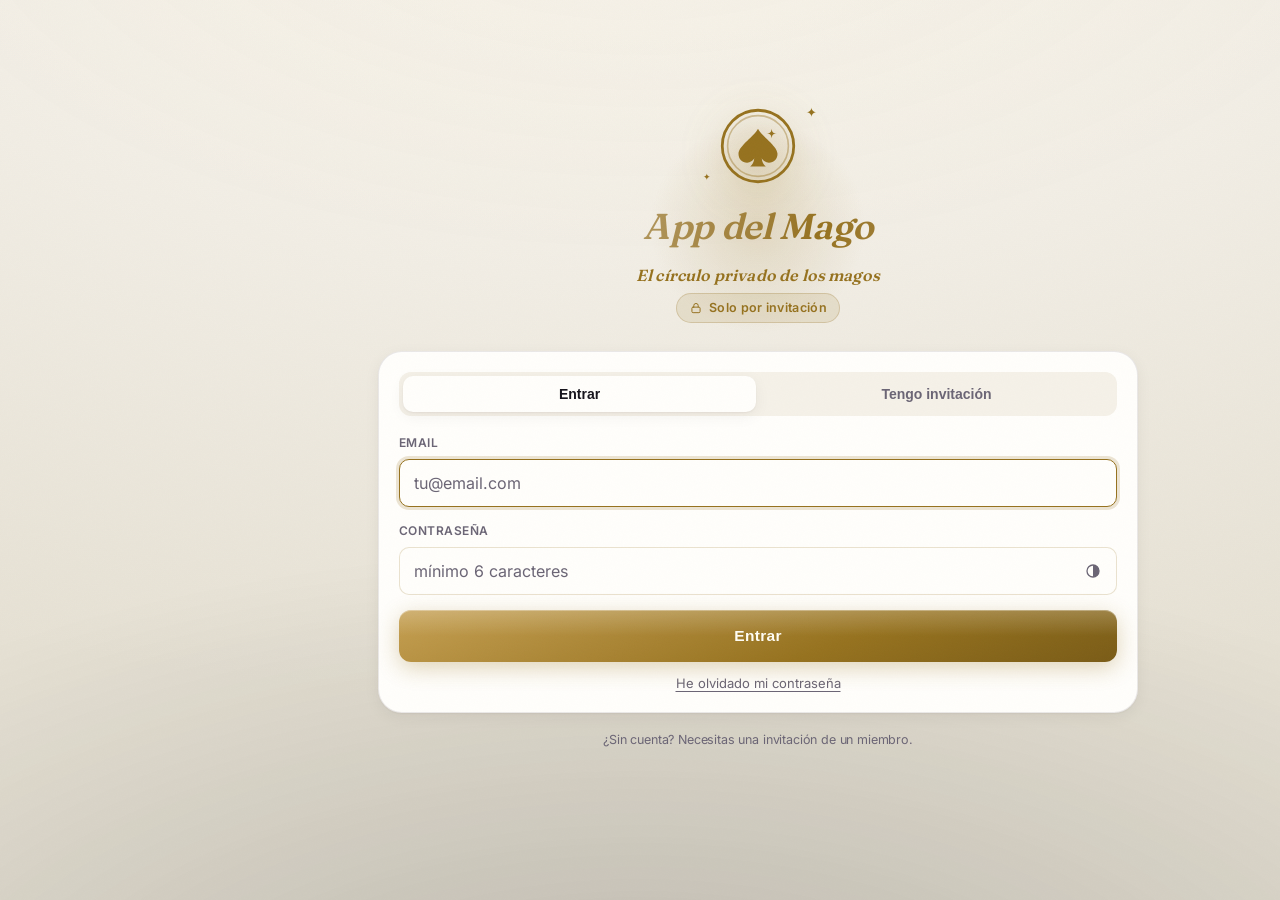
<file: index.html>
<!DOCTYPE html>
<html lang="es">
<head>
  <meta charset="UTF-8">
  <meta name="viewport" content="width=device-width, initial-scale=1.0, viewport-fit=cover">
  <meta name="theme-color" content="#0c0b11" media="(prefers-color-scheme: dark)">
  <meta name="theme-color" content="#f1ede4" media="(prefers-color-scheme: light)">
  <meta name="mobile-web-app-capable" content="yes">
  <meta name="apple-mobile-web-app-capable" content="yes">
  <meta name="apple-mobile-web-app-status-bar-style" content="black-translucent">
  <meta name="apple-mobile-web-app-title" content="App del Mago">
  <link rel="preconnect" href="https://dculvupbfsjqunilkjyp.supabase.co" crossorigin>
  <meta name="description" content="App del Mago — el estudio del mago: tu biblioteca de trucos, rutinas y bolos.">
  <meta property="og:type" content="website">
  <meta property="og:site_name" content="App del Mago">
  <meta property="og:title" content="App del Mago">
  <meta property="og:description" content="El estudio del mago: tu biblioteca de trucos, rutinas y bolos.">
  <meta property="og:url" content="https://appdelmago.com">
  <meta property="og:image" content="https://appdelmago.com/og-image.png">
  <meta property="og:image:width" content="1200">
  <meta property="og:image:height" content="630">
  <meta name="twitter:card" content="summary_large_image">
  <meta name="twitter:title" content="App del Mago">
  <meta name="twitter:description" content="El estudio del mago: tu biblioteca de trucos, rutinas y bolos.">
  <meta name="twitter:image" content="https://appdelmago.com/og-image.png">
  <link rel="manifest" href="manifest.json">
  <link rel="apple-touch-icon" href="apple-touch-icon.png">
  <link rel="apple-touch-icon" sizes="180x180" href="apple-touch-icon.png">
  <link rel="icon" type="image/svg+xml" href="favicon.svg">
  <link rel="icon" type="image/png" sizes="192x192" href="icon-192.png">
  <script>
    /* Aplica el tema guardado antes de pintar (evita parpadeo) */
    (function () {
      try {
        var m = localStorage.getItem("magic_theme");
        if (m === "light" || m === "dark") document.documentElement.setAttribute("data-theme", m);
      } catch (e) {}
    })();
  </script>
  <link rel="stylesheet" href="styles.css">
  <!-- Fuentes: carga sin bloquear el primer pintado; el texto aparece ya con la
       tipografía de sistema (font-display:swap) y cambia a Inter/Fraunces al llegar. -->
  <link rel="preload" href="fonts.css" as="style" onload="this.onload=null;this.rel='stylesheet'">
  <noscript><link rel="stylesheet" href="fonts.css"></noscript>
  <title>App del Mago</title>
</head>
<body>
  <div class="app">
    <div id="view"></div>
  </div>
  <script defer src="supabase.js"></script>
  <script defer src="tus.js"></script>
  <script defer src="cloud.js"></script>
  <script defer src="app.js"></script>
  <script>
    if ("serviceWorker" in navigator) {
      window.addEventListener("load", function () {
        navigator.serviceWorker.register("sw.js").catch(function () {});
      });
    }
  </script>
</body>
</html>
</file>
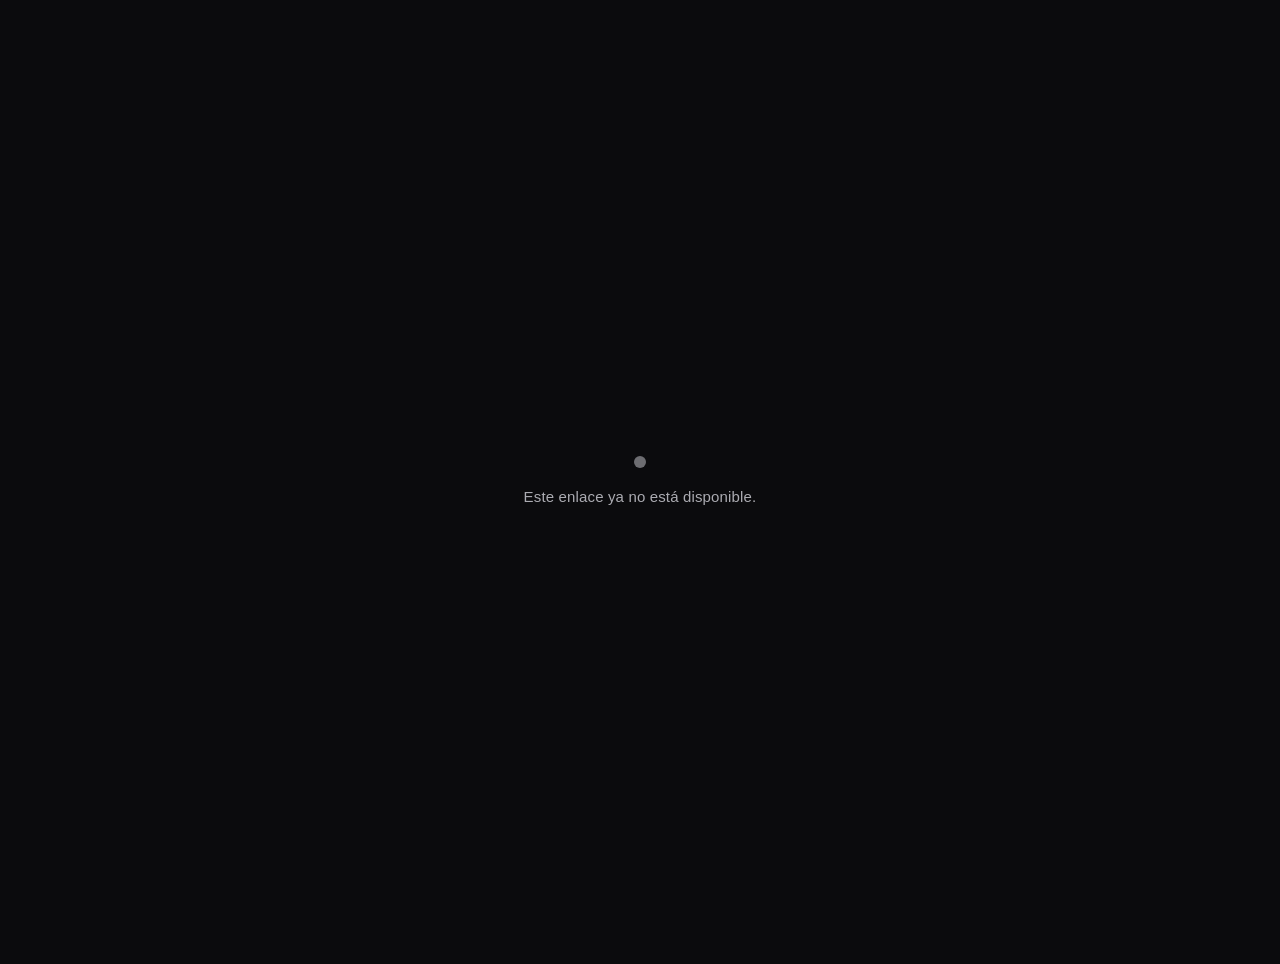
<file: e.html>
<!doctype html>
<html lang="es">
<head>
<meta charset="utf-8">
<meta name="viewport" content="width=device-width, initial-scale=1.0, maximum-scale=1.0, viewport-fit=cover">
<meta name="robots" content="noindex, nofollow">
<meta http-equiv="Cache-Control" content="no-store">
<meta name="theme-color" content="#0b0b0d">
<title>Preparando…</title>
<style>
  html, body { margin: 0; height: 100%; background: #0b0b0d; }
  body {
    color: #cfcfd6; display: flex; flex-direction: column; align-items: center; justify-content: center;
    gap: 18px; text-align: center; padding: 32px;
    padding-top: calc(32px + env(safe-area-inset-top)); padding-bottom: calc(32px + env(safe-area-inset-bottom));
    font-family: -apple-system, BlinkMacSystemFont, "Segoe UI", Roboto, sans-serif;
    -webkit-font-smoothing: antialiased;
  }
  .d { width: 12px; height: 12px; border-radius: 50%; background: #cfcfd6; opacity: .5; animation: p 1.6s ease-in-out infinite; }
  .m { font-size: 15px; opacity: .82; max-width: 20em; line-height: 1.5; letter-spacing: .01em; }
  @keyframes p { 0%, 100% { opacity: .22; transform: scale(.8); } 50% { opacity: .7; transform: scale(1.18); } }
  @media (prefers-reduced-motion: reduce) { .d { animation: none; } }
</style>
</head>
<body>
  <div class="d" id="d" aria-hidden="true"></div>
  <div class="m" id="m">Preparando…</div>
  <script>
  /* Página temporal del espectador. Deliberadamente aislada de la app:
     - sin app.js/styles.css, sin service worker, sin marca ni menú
     - sin localStorage/cookies: solo peticiones fetch a las RPC anónimas
     - la URL de redirección la decide el servidor; aquí solo se ejecuta */
  (function () {
    "use strict";
    var SB = "https://dculvupbfsjqunilkjyp.supabase.co";
    var KEY = "sb_publishable_qHuttKEqb16rFw8m9cW3_w_j_GutgZ_";
    var msg = document.getElementById("m");
    function neutral(t) { msg.textContent = t; }
    function gone() { stop(); neutral("Este enlace ya no está disponible."); }
    function param(k) { try { var m = location.search.match(new RegExp("[?&]" + k + "=([^&]+)")); return m ? decodeURIComponent(m[1]) : ""; } catch (e) { return ""; } }
    // Enlace permanente por mago: appdelmago.com/r#<código>. También acepta
    // /r/<código>, ?c=<código> y el antiguo ?t=<token>.
    var code = "";
    try { if (location.hash && location.hash.length > 1) code = decodeURIComponent(location.hash.slice(1)); } catch (e) {}
    if (!code) { try { var pm = location.pathname.match(/\/r\/([^/?#]+)/); if (pm) code = decodeURIComponent(pm[1]); } catch (e) {} }
    if (!code) code = param("c");
    code = (code || "").replace(/[^A-Za-z0-9]/g, "");   // el código es base36; descarta cualquier otra cosa
    var tok = param("t");
    if (!code) { neutral("Este enlace ya no está disponible."); return; }
    function rpc(fn, body, keepalive) {
      return fetch(SB + "/rest/v1/rpc/" + fn, {
        method: "POST",
        headers: { "apikey": KEY, "Authorization": "Bearer " + KEY, "Content-Type": "application/json" },
        body: JSON.stringify(body), cache: "no-store", credentials: "omit", keepalive: !!keepalive
      }).then(function (r) { return r.ok ? r.json() : null; }).catch(function () { return null; });
    }
    var done = false, timer = null, tries = 0, baseline = 0;
    function stop() { if (timer) { clearInterval(timer); timer = null; } }
    function go(reveal, rev) {
      if (done || !reveal || !reveal.youtube_url) return;
      done = true; stop();
      // Acuse de entrega (no bloquea). La sesión NO caduca ni se consume:
      // al volver a entrar en el enlace, el truco puede repetirse.
      rpc("mr_spec_ack", { p_code: code, p_rev: rev || 0 }, true);
      openReal(reveal);
    }
    // Abre YouTube REAL prefiriendo la APP (reproduce con sonido, sin la
    // restricción de autoplay silenciado del navegador). Si la app no está,
    // cae a la web (que arrancará en mudo por política del navegador).
    function openReal(reveal) {
      var web = reveal.youtube_url, id = reveal.video_id || "", t = reveal.start_seconds || 0;
      var ua = navigator.userAgent || "";
      if (id && /Android/i.test(ua)) {
        // Intent con fallback nativo al navegador si la app no está instalada.
        window.location.replace("intent://www.youtube.com/watch?v=" + id + "&t=" + t +
          "#Intent;scheme=https;package=com.google.android.youtube;S.browser_fallback_url=" +
          encodeURIComponent(web) + ";end");
        return;
      }
      if (id && /iPhone|iPad|iPod/i.test(ua)) {
        // Intenta la app de YouTube (suena). Si en ~1,4 s no nos hemos ido, no
        // estaba instalada → abre la web.
        var wentToApp = false;
        document.addEventListener("visibilitychange", function () { if (document.hidden) wentToApp = true; });
        window.setTimeout(function () { if (!wentToApp) window.location.replace(web); }, 1400);
        window.location.href = "youtube://watch?v=" + id + "&t=" + t;
        return;
      }
      window.location.replace(web);
    }
    function poll() {
      rpc("mr_spec_poll", { p_code: code, p_since: baseline }).then(function (p) {
        if (!p) { tries++; if (tries > 40) gone(); return; } // fallo de red transitorio: reintenta
        tries = 0;
        if (p.ok && p.reveal && p.reveal.youtube_url) { go(p.reveal, p.rev); return; }
        // p.ok sin señal nueva → sigue esperando (siempre disponible).
        if (!p.ok && p.reason === "not_found") { gone(); return; }
      });
    }
    // Baseline: espera una señal MÁS NUEVA que la que hay al entrar.
    rpc("mr_spec_state", { p_code: code }).then(function (s) {
      if (!s || (s.ok === false && s.reason === "not_found")) { gone(); return; }
      baseline = (s && typeof s.rev === "number") ? s.rev : 0;
      poll();
      timer = setInterval(poll, 1000);
    });
    // Mantiene la pantalla del espectador encendida mientras espera (Wake Lock).
    // El SO lo suelta al ocultar/bloquear, así que se vuelve a pedir al regresar.
    var wl = null;
    function keepAwake() {
      try {
        if (navigator.wakeLock && navigator.wakeLock.request) {
          navigator.wakeLock.request("screen").then(function (w) { wl = w; }).catch(function () {});
        }
      } catch (e) {}
    }
    keepAwake();
    // Recupera sondeo y Wake Lock al volver a primer plano (bloqueo/desbloqueo, 2º plano)
    document.addEventListener("visibilitychange", function () {
      if (!document.hidden && !done) { poll(); keepAwake(); }
    });
  })();
  </script>
</body>
</html>
</file>
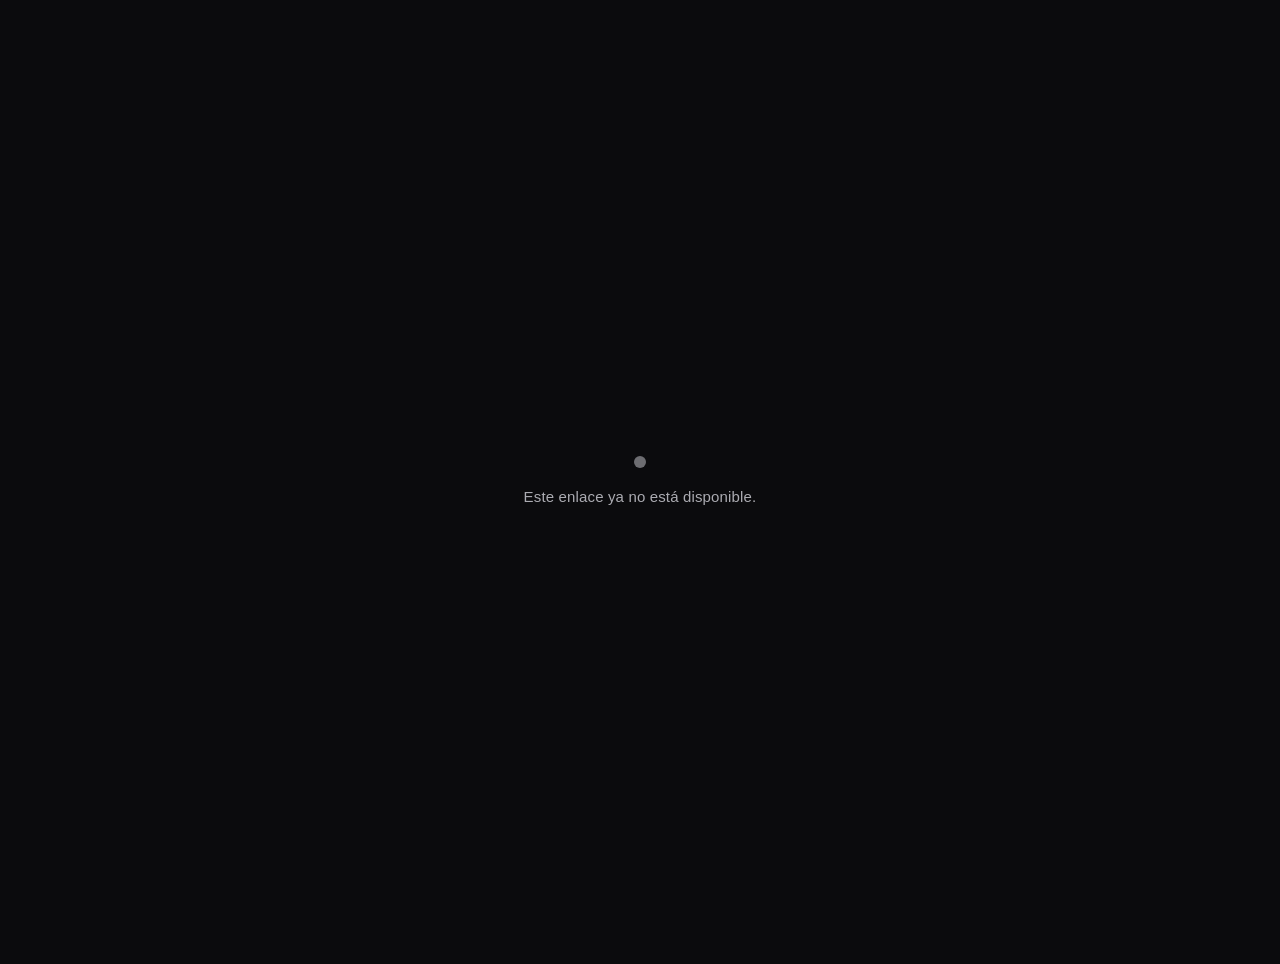
<file: r.html>
<!doctype html>
<html lang="es">
<head>
<meta charset="utf-8">
<meta name="viewport" content="width=device-width, initial-scale=1.0, maximum-scale=1.0, viewport-fit=cover">
<meta name="robots" content="noindex, nofollow">
<meta http-equiv="Cache-Control" content="no-store">
<meta name="theme-color" content="#0b0b0d">
<title>Preparando…</title>
<style>
  html, body { margin: 0; height: 100%; background: #0b0b0d; }
  body {
    color: #cfcfd6; display: flex; flex-direction: column; align-items: center; justify-content: center;
    gap: 18px; text-align: center; padding: 32px;
    padding-top: calc(32px + env(safe-area-inset-top)); padding-bottom: calc(32px + env(safe-area-inset-bottom));
    font-family: -apple-system, BlinkMacSystemFont, "Segoe UI", Roboto, sans-serif;
    -webkit-font-smoothing: antialiased;
  }
  .d { width: 12px; height: 12px; border-radius: 50%; background: #cfcfd6; opacity: .5; animation: p 1.6s ease-in-out infinite; }
  .d.on { animation: none; opacity: .85; }
  .m { font-size: 15px; opacity: .82; max-width: 20em; line-height: 1.5; letter-spacing: .01em; }
  @keyframes p { 0%, 100% { opacity: .22; transform: scale(.8); } 50% { opacity: .7; transform: scale(1.18); } }
  @media (prefers-reduced-motion: reduce) { .d { animation: none; } }
</style>
</head>
<body>
  <div class="d" id="d" aria-hidden="true"></div>
  <div class="m" id="m">Preparando…</div>
  <video id="nsv" muted autoplay playsinline webkit-playsinline preload="auto" style="position:fixed;left:0;top:0;width:2px;height:2px;opacity:0.01;pointer-events:none;border:0;z-index:-1;"><source src="[data-uri]" type="video/mp4"></video>
  <script>
  /* Página temporal del espectador. Deliberadamente aislada de la app:
     - sin app.js/styles.css, sin service worker, sin marca ni menú
     - sin localStorage/cookies: solo peticiones fetch a las RPC anónimas
     - la URL de redirección la decide el servidor; aquí solo se ejecuta */
  (function () {
    "use strict";
    var SB = "https://dculvupbfsjqunilkjyp.supabase.co";
    var KEY = "sb_publishable_qHuttKEqb16rFw8m9cW3_w_j_GutgZ_";
    var msg = document.getElementById("m");
    function neutral(t) { msg.textContent = t; }
    function gone() { stop(); neutral("Este enlace ya no está disponible."); }
    function param(k) { try { var m = location.search.match(new RegExp("[?&]" + k + "=([^&]+)")); return m ? decodeURIComponent(m[1]) : ""; } catch (e) { return ""; } }
    // Enlace permanente por mago: appdelmago.com/r#<código>. También acepta
    // /r/<código>, ?c=<código> y el antiguo ?t=<token>.
    // Enlace por carpeta: appdelmago.com/m/<código>. También /r/<código>, ?c= y #.
    var code = "";
    try { if (location.hash && location.hash.length > 1) code = decodeURIComponent(location.hash.slice(1)); } catch (e) {}
    if (!code) { try { var pm = location.pathname.match(/\/(?:m|r)\/([^/?#]+)/); if (pm) code = decodeURIComponent(pm[1]); } catch (e) {} }
    if (!code) code = param("c");
    code = (code || "").replace(/[^A-Za-z0-9]/g, "");   // el código es base36; descarta cualquier otra cosa
    var tok = param("t");
    if (!code) { neutral("Este enlace ya no está disponible."); return; }
    function rpc(fn, body, keepalive) {
      return fetch(SB + "/rest/v1/rpc/" + fn, {
        method: "POST",
        headers: { "apikey": KEY, "Authorization": "Bearer " + KEY, "Content-Type": "application/json" },
        body: JSON.stringify(body), cache: "no-store", credentials: "omit", keepalive: !!keepalive
      }).then(function (r) { return r.ok ? r.json() : null; }).catch(function () { return null; });
    }
    var done = false, timer = null, tries = 0, baseline = 0, wakeTimer = null;
    function stop() {
      if (timer) { clearInterval(timer); timer = null; }
      if (wakeTimer) { clearInterval(wakeTimer); wakeTimer = null; }
      // El vídeo anti-apagado NO se pausa aquí: tras la señal, la pantalla debe
      // seguir protegida durante la ventana de espera del toque (la navegación
      // que llega después lo termina todo de forma natural).
    }

    /* --- Salida a YouTube, sin ningún toque y SIN diálogos ---
       El móvil se usa BOCA ABAJO y con el volumen físico al mínimo. Entre dejarlo
       boca abajo y subir el volumen NO HAY NINGÚN TOQUE. Al llegar la señal:
       · Android: un intent con el PAQUETE explícito (com.google.android.youtube).
         Al nombrar el paquete, el sistema abre esa app DIRECTAMENTE, saltándose
         cualquier ajuste de "enlaces verificados" del teléfono, sin preguntar. Se
         lanza por un iframe oculto (no navega la página si la app no está) y
         también por navegación, para máxima fiabilidad. Si no hay app, la web.
       · iPhone: se navega al enlace normal de YouTube (m.youtube.com), sin ningún
         diálogo. NO se usan esquemas propios de app porque iOS SIEMPRE muestra un
         "¿Abrir en YouTube?" con ellos, y eso rompe el efecto. En iPhone, abrir
         la app sin diálogo exigiría un toque real sobre un enlace; sin toque y
         sin diálogo, la opción correcta es la web.
       La app/web arranca la canción con sonido; con el volumen al mínimo no se
       oye… hasta que el espectador lo sube (ese es el efecto). */
    function ytUrl(id, t) { return "https://m.youtube.com/watch?v=" + id + "&t=" + (t || 0) + "s"; }
    function ytAppAndroid(id, t) {
      return "intent://www.youtube.com/watch?v=" + id + "&t=" + t +
        "#Intent;scheme=https;package=com.google.android.youtube;S.browser_fallback_url=" +
        encodeURIComponent(ytUrl(id, t)) + ";end";
    }
    function go(reveal, rev) {
      if (done || !reveal || !reveal.video_id) return;
      done = true; stop();
      // Acuse de entrega (no bloquea). La sesión NO caduca ni se consume.
      rpc("mr_spec_ack", { p_code: code, p_rev: rev || 0 }, true);
      var id = reveal.video_id, t = reveal.start_seconds || 0, ua = navigator.userAgent || "";
      var web = ytUrl(id, t);
      if (/Android/i.test(ua)) {
        // Intento por iframe oculto: dispara la app sin mover la página si falla.
        try {
          var ifr = document.createElement("iframe"); ifr.style.display = "none";
          ifr.setAttribute("src", "intent://www.youtube.com/watch?v=" + id + "&t=" + t +
            "#Intent;scheme=https;package=com.google.android.youtube;end");
          document.body.appendChild(ifr);
        } catch (e) {}
        // Intento por navegación con paquete explícito + respaldo web integrado.
        try { window.location.href = ytAppAndroid(id, t); } catch (e) { window.location.replace(web); }
        // Salvavidas: si nada navegó (app ausente), a la web real de YouTube.
        window.setTimeout(function () { if (!document.hidden) window.location.replace(web); }, 1200);
      } else if (/iPhone|iPad|iPod/i.test(ua)) {
        // iOS: navega DIRECTO a la APP de YouTube por su esquema. En Chrome y en
        // la app de Google abre la app directamente; conviene abrir el enlace del
        // espectador en Google/Chrome (en Safari, iOS añade un diálogo de
        // confirmación por su propia política de esquemas). Respaldo a la web.
        try { window.location.href = "youtube://watch?v=" + id + "&t=" + t; } catch (e) {}
        window.setTimeout(function () { if (!document.hidden) window.location.replace(web); }, 700);
      } else {
        window.location.replace(web);
      }
    }
    function poll() {
      rpc("mr_spec_poll", { p_code: code, p_since: baseline, p_ka: kaState() }).then(function (p) {
        if (!p) { tries++; if (tries > 40) gone(); return; } // fallo de red transitorio: reintenta
        tries = 0;
        if (p.ok && p.reveal && p.reveal.video_id) { go(p.reveal, p.rev); return; }
        // p.ok sin señal nueva → sigue esperando (siempre disponible).
        if (!p.ok && p.reason === "not_found") { gone(); return; }
      });
    }
    // Baseline: espera una señal MÁS NUEVA que la que hay al entrar.
    rpc("mr_spec_state", { p_code: code }).then(function (s) {
      if (!s || (s.ok === false && s.reason === "not_found")) { gone(); return; }
      baseline = (s && typeof s.rev === "number") ? s.rev : 0;
      poll();
      // Sondeo rápido (400 ms): entrega casi instantánea y, a la vez, sirve de
      // latido de presencia (cada sondeo marca spectator_seen_at en el servidor,
      // así el mago sabe que hay alguien mirando y puede enviar).
      timer = setInterval(poll, 400);
    });
    // Mantiene la pantalla del espectador ENCENDIDA mientras espera, por dos vías:
    // 1) Wake Lock del navegador, reintentado en bucle y re-pedido si el sistema
    //    lo suelta (evento release).
    // 2) Vídeo mudo H.264 (#nsv): mientras un vídeo se reproduce, el sistema no
    //    apaga la pantalla. IMPORTANTE: sin atributo loop — se rebobina a mano en
    //    cada pasada (timeupdate), que es la técnica clásica fiable: con loop
    //    nativo, algunos sistemas dejan dormir la pantalla entre ciclos.
    // El modo de ahorro de energía del móvil puede denegar ambas vías; eso no es
    // evitable desde una página web. Por eso cada sondeo informa al servidor de
    // qué protección está activa (p_ka), y el mago la ve en su diagnóstico.
    var wl = null, nsv = document.getElementById("nsv"), vidStarted = false;
    function keepAwake() {
      if (done || document.hidden) return;
      try {
        if (navigator.wakeLock && navigator.wakeLock.request && !wl) {
          navigator.wakeLock.request("screen").then(function (w) {
            wl = w;
            try { w.addEventListener("release", function () { wl = null; }); } catch (e) {}
          }).catch(function () { wl = null; });
        }
      } catch (e) { wl = null; }
    }
    // Reproduce (o retoma) el vídeo mudo que impide el apagado de pantalla.
    function playNoSleep() {
      if (done || !nsv) return;
      try { nsv.muted = true; if (nsv.paused) { var p = nsv.play(); if (p && p.catch) p.catch(function () {}); } } catch (e) {}
    }
    if (nsv) {
      try { nsv.load(); } catch (e) {}
      // Rebobinado manual continuo: mantiene el estado "reproduciendo" sin cortes.
      nsv.addEventListener("timeupdate", function () {
        try {
          if (nsv.currentTime > 0.05) vidStarted = true;
          if (nsv.currentTime > 0.5) nsv.currentTime = Math.random() * 0.3;
        } catch (e) {}
      });
    }
    // Estado de la protección de pantalla, para el diagnóstico del mago.
    function kaState() {
      var v = false;
      try { v = !!(nsv && !nsv.paused && vidStarted); } catch (e) {}
      if (wl && v) return "wl+vid";
      if (wl) return "wl";
      if (v) return "vid";
      return "none";
    }
    keepAwake();
    playNoSleep();
    // Confirmación visual: cuando hay protección de pantalla activa (Wake Lock o
    // vídeo), el punto deja de parpadear y se queda FIJO. Así el mago VE que la
    // pantalla quedó fija encendida antes de entregar el móvil.
    function cue() {
      try {
        var el = document.getElementById("d");
        if (el) el.className = kaState() === "none" ? "d" : "d on";
      } catch (e) {}
    }
    // Bucle: mantiene el Wake Lock, asegura que el vídeo siga reproduciéndose
    // (iOS puede pausarlo al volver de 2º plano) y refresca la confirmación.
    wakeTimer = setInterval(function () { keepAwake(); playNoSleep(); cue(); }, 2000);
    // Desbloqueo de AUDIO dentro del gesto de preparación: reanuda un AudioContext
    // y emite un pulso silencioso. Así el permiso de sonido queda CONCEDIDO desde
    // la preparación (antes de dejar el móvil boca abajo) y no se pide en el reveal.
    var actx = null, audioReady = false;
    function unlockAudio() {
      try {
        var AC = window.AudioContext || window.webkitAudioContext;
        if (!AC) return;
        if (!actx) actx = new AC();
        if (actx.state === "suspended" && actx.resume) actx.resume();
        var o = actx.createOscillator(), g = actx.createGain();
        g.gain.value = 0; o.connect(g); g.connect(actx.destination);
        o.start(0); o.stop(actx.currentTime + 0.03);
        audioReady = (actx.state === "running");
      } catch (e) {}
    }
    // UN TOQUE EN LA PANTALLA (el del mago al abrir el enlace, antes de entregar
    // el móvil) concede TODOS los permisos que exigen un gesto: fija la pantalla
    // encendida de forma permanente (Wake Lock + vídeo anti-apagado, incluso con
    // ahorro de energía) y desbloquea el audio. Después ya no hace falta tocar
    // nada: el reveal es automático (por el sondeo) y no pide ningún permiso.
    function armKeepAwake() { keepAwake(); playNoSleep(); unlockAudio(); setTimeout(cue, 250); setTimeout(cue, 1200); }
    document.addEventListener("pointerdown", armKeepAwake, { passive: true });
    document.addEventListener("touchstart", armKeepAwake, { passive: true });
    document.addEventListener("click", armKeepAwake);
    document.addEventListener("keydown", armKeepAwake);
    // Recupera sondeo, Wake Lock y vídeo al volver a primer plano (bloqueo/desbloqueo, 2º plano)
    document.addEventListener("visibilitychange", function () {
      if (!document.hidden && !done) { poll(); keepAwake(); playNoSleep(); }
    });
  })();
  </script>
</body>
</html>
</file>
<file: styles.css>
/* ==========================================================================
   App del Mago — sistema visual "estudio profesional"
   Sobrio, editorial, premium. Inter (interfaz) + Fraunces (títulos).
   Claro y oscuro. Sin brillos ni esquinas de juguete.
   ========================================================================== */

:root {
  /* Claro — "papel de galería" */
  --bg: #f1ede4;
  --bg-2: #e6e1d4;
  --surface: #fffefb;
  --surface-2: #f5f1e8;
  --surface-3: #efe9dc;
  --ink: #16141c;
  --ink-soft: #4e4857;
  --ink-faint: #8a8492;
  --line: rgba(24, 18, 32, 0.09);
  --line-2: rgba(24, 18, 32, 0.055);
  --hair: rgba(152, 115, 39, 0.24);          /* filete dorado */
  --brand: #96721f;          /* latón sobrio */
  --brand-2: #c6a052;        /* latón claro (destello/degradado) */
  --brand-press: #7a5c17;
  --on-brand: #fffdf4;
  --accent: #7a3b4a;         /* burdeos apagado */
  --ok: #2e7d5b;
  --warn: #b07d22;
  --danger: #b23b3b;
  --ring: 0 0 0 3px rgba(150, 114, 31, 0.18);
  --shadow: 0 1px 2px rgba(30, 22, 10, 0.05), 0 4px 16px rgba(30, 22, 10, 0.055);
  --shadow-lg: 0 12px 40px rgba(30, 22, 10, 0.14);
  --shadow-brand: 0 6px 22px rgba(150, 114, 31, 0.30);
  --grad-brand: linear-gradient(160deg, var(--brand-2), var(--brand) 62%, var(--brand-press));
  --grad-page: radial-gradient(130% 90% at 50% -12%, #fcf9f2 0%, var(--bg) 48%, var(--bg-2) 100%);
  --radius: 18px;
  --radius-sm: 12px;
  --tap: 52px;
  --ui: "Inter", -apple-system, BlinkMacSystemFont, "Segoe UI", Roboto, sans-serif;
  --display: "Fraunces", "Iowan Old Style", Georgia, serif;
}

:root[data-theme="dark"] {
  /* Oscuro — "teatro de terciopelo" */
  --bg: #0c0b11;
  --bg-2: #070609;
  --surface: #17161f;
  --surface-2: #211f2b;
  --surface-3: #2a2735;
  --ink: #efedf4;
  --ink-soft: #ada9ba;
  --ink-faint: #726d80;
  --line: rgba(255, 255, 255, 0.085);
  --line-2: rgba(255, 255, 255, 0.05);
  --hair: rgba(216, 182, 103, 0.26);
  --brand: #d8b667;          /* oro cálido, no neón */
  --brand-2: #f1d391;
  --brand-press: #bd9a48;
  --on-brand: #1a1408;
  --accent: #d295a3;
  --ok: #67c39a;
  --warn: #d8ab55;
  --danger: #e5807c;
  --ring: 0 0 0 3px rgba(216, 182, 103, 0.22);
  --shadow: 0 1px 2px rgba(0, 0, 0, 0.5), 0 6px 24px rgba(0, 0, 0, 0.42);
  --shadow-lg: 0 20px 54px rgba(0, 0, 0, 0.62);
  --shadow-brand: 0 6px 26px rgba(216, 182, 103, 0.22);
  --grad-page: radial-gradient(130% 88% at 50% -10%, #191521 0%, var(--bg) 46%, var(--bg-2) 100%);
}

@media (prefers-color-scheme: dark) {
  :root:not([data-theme="light"]) {
    --bg: #0c0b11; --bg-2: #070609; --surface: #17161f; --surface-2: #211f2b; --surface-3: #2a2735;
    --ink: #efedf4; --ink-soft: #ada9ba; --ink-faint: #726d80;
    --line: rgba(255,255,255,0.085); --line-2: rgba(255,255,255,0.05); --hair: rgba(216,182,103,0.26);
    --brand: #d8b667; --brand-2: #f1d391; --brand-press: #bd9a48; --on-brand: #1a1408;
    --accent: #d295a3; --ok: #67c39a; --warn: #d8ab55; --danger: #e5807c;
    --ring: 0 0 0 3px rgba(216,182,103,0.22);
    --shadow: 0 1px 2px rgba(0,0,0,0.5), 0 6px 24px rgba(0,0,0,0.42);
    --shadow-lg: 0 20px 54px rgba(0,0,0,0.62);
    --shadow-brand: 0 6px 26px rgba(216,182,103,0.22);
    --grad-page: radial-gradient(130% 88% at 50% -10%, #191521 0%, var(--bg) 46%, var(--bg-2) 100%);
  }
}

* { box-sizing: border-box; -webkit-tap-highlight-color: transparent; touch-action: manipulation; }

html { height: 100%; }
body {
  margin: 0; height: 100%;
  overflow: hidden; overscroll-behavior: none;
  font-family: var(--ui);
  font-size: 16px; line-height: 1.5;
  color: var(--ink); background: var(--bg); background-image: var(--grad-page);
  background-attachment: fixed;
  letter-spacing: -0.01em;
  -webkit-font-smoothing: antialiased; text-rendering: optimizeLegibility;
  user-select: none; -webkit-user-select: none; -webkit-touch-callout: none;
}
input, textarea, select { user-select: text; -webkit-user-select: text; -webkit-touch-callout: default; font-family: inherit; }

.app {
  position: relative; height: 100%; max-width: 860px; margin: 0 auto;
  overflow-y: auto; -webkit-overflow-scrolling: touch; overscroll-behavior: none;
  padding: calc(16px + env(safe-area-inset-top)) calc(18px + env(safe-area-inset-right))
           calc(96px + env(safe-area-inset-bottom)) calc(18px + env(safe-area-inset-left));
}
/* Legibilidad: las pantallas de texto se limitan; las anchas (rejillas) no */
.screen { animation: fade .3s ease; max-width: 720px; margin: 0 auto; }
.screen.wide { max-width: none; }
@keyframes fade { from { opacity: 0; transform: translateY(6px); } to { opacity: 1; transform: none; } }

/* Iconos SVG (línea) */
.i { width: 22px; height: 22px; display: inline-block; vertical-align: middle; stroke: currentColor; fill: none; stroke-width: 1.7; stroke-linecap: round; stroke-linejoin: round; flex: 0 0 auto; }
.i-sm { width: 18px; height: 18px; }

/* Marca / emblema de relleno (pica + destello) */
.mk { width: 22px; height: 22px; display: inline-block; vertical-align: middle; flex: 0 0 auto; color: var(--brand); }
.appbar .brandmark .mk, .tbbrand .mk { width: 26px; height: 26px; color: var(--brand); }
.splash .logo .mk { width: 76px; height: 76px; }
.gate-hero .logo .mk { width: 78px; height: 78px; }
.lock .lk .mk { width: 56px; height: 56px; }
.empty .big .mk { width: 64px; height: 64px; color: var(--brand); }
.gate-hero .tagline { font-family: var(--display); font-style: italic; font-weight: 500; color: var(--brand); font-size: 15.5px; margin: 4px 0 6px; letter-spacing: .01em; }

/* ---------- App bar ---------- */
.appbar { display: flex; align-items: center; gap: 8px; margin: 4px 0 18px; min-height: 40px; }
.appbar .brandmark { display: flex; align-items: center; gap: 9px; }
.appbar .brandmark .i { width: 26px; height: 26px; color: var(--brand); stroke-width: 1.6; }
.appbar .wm { font-family: var(--display); font-size: 21px; font-weight: 600; letter-spacing: -0.02em; }
.appbar .spacer { flex: 1; }
.pagetitle { display: none; font-family: var(--display); font-weight: 600; margin: 0; }
.iconbtn {
  width: 40px; height: 40px; border-radius: var(--radius-sm);
  border: 1px solid var(--line); background: var(--surface); color: var(--ink-soft);
  cursor: pointer; display: flex; align-items: center; justify-content: center;
}
.iconbtn:active { transform: scale(.94); }
.iconbtn.on { color: var(--brand); border-color: color-mix(in srgb, var(--brand) 40%, var(--line)); }

.pagehead { display: flex; align-items: center; gap: 10px; margin: 4px 0 18px; }
.pagehead .back {
  width: 40px; height: 40px; border-radius: var(--radius-sm); border: 1px solid var(--line);
  background: var(--surface); color: var(--ink); cursor: pointer; flex: 0 0 40px;
  display: flex; align-items: center; justify-content: center;
}
.pagehead .back:active { transform: scale(.94); }
.pagehead h1 { font-family: var(--display); font-size: 20px; margin: 0; font-weight: 600; letter-spacing: -0.02em; }

h1.title { font-family: var(--display); font-size: 27px; margin: 4px 0 2px; font-weight: 600; letter-spacing: -0.02em; line-height: 1.12; }
.subtitle { color: var(--ink-faint); font-size: 14px; margin: 0 0 18px; }
.sec-label { font-size: 11px; text-transform: uppercase; letter-spacing: .12em; color: var(--ink-faint); font-weight: 600; margin: 22px 2px 10px; }

/* ---------- Buscador ---------- */
.search { display: flex; align-items: center; gap: 10px; background: var(--surface); border: 1px solid var(--line); border-radius: var(--radius-sm); padding: 0 13px; height: 46px; margin-bottom: 14px; }
.search input { border: none; background: transparent; outline: none; color: var(--ink); font-size: 15.5px; flex: 1; }
.search .mag { color: var(--ink-faint); }

/* ---------- Chips ---------- */
/* Envuelven a varias filas: todos los filtros visibles, ninguno cortado */
.chips { display: flex; flex-wrap: wrap; gap: 7px; padding-bottom: 6px; margin-bottom: 4px; }
.chip { flex: 0 0 auto; padding: 7px 13px; border-radius: 9px; border: 1px solid var(--line); background: var(--surface); color: var(--ink-soft); font-size: 13px; font-weight: 500; cursor: pointer; white-space: nowrap; }
.chip.active { background: var(--ink); color: var(--bg); border-color: var(--ink); }

/* ---------- Grid ---------- */
.count { color: var(--ink-faint); font-size: 12.5px; margin: 14px 2px 12px; letter-spacing: .01em; }
.cards { display: grid; grid-template-columns: repeat(auto-fill, minmax(158px, 1fr)); gap: 13px; }

.card { background: var(--surface); border: 1px solid var(--line); border-radius: var(--radius); overflow: hidden; cursor: pointer; box-shadow: var(--shadow); transition: transform .14s ease, border-color .2s ease; display: flex; flex-direction: column; }
.card:active { transform: scale(.985); }
.card:hover { border-color: var(--line-strong, var(--line)); }
.card .thumb { aspect-ratio: 16/10; background: linear-gradient(135deg, var(--surface-2), var(--bg-2)); position: relative; display: flex; align-items: center; justify-content: center; overflow: hidden; }
.card .thumb img { width: 100%; height: 100%; object-fit: cover; }
.card .thumb .ph { color: var(--ink-faint); opacity: .55; }
.card .thumb .cthumb { position: absolute; inset: 0; background-size: cover; background-position: center; background-repeat: no-repeat; background-color: var(--surface-2); }
.card .thumb .ph .i { width: 30px; height: 30px; }
.card .thumb .play { position: absolute; width: 38px; height: 38px; border-radius: 50%; background: rgba(0,0,0,.5); color: #fff; display: flex; align-items: center; justify-content: center; -webkit-backdrop-filter: blur(2px); backdrop-filter: blur(2px); }
.card .thumb .play .i { width: 18px; height: 18px; }
.card .thumb .fav { position: absolute; top: 9px; right: 9px; color: var(--brand); }
.card .thumb .fav .i { filter: drop-shadow(0 1px 2px rgba(0,0,0,.5)); }
.card .body { padding: 12px 13px 13px; display: flex; flex-direction: column; gap: 7px; flex: 1; }
.card .body h3 { font-family: var(--display); font-size: 16px; margin: 0; line-height: 1.2; font-weight: 600; letter-spacing: -0.01em; }
.card .body .meta { color: var(--ink-faint); font-size: 12px; }
.card .body .foot { margin-top: auto; display: flex; gap: 6px; align-items: center; flex-wrap: wrap; }

/* ---------- Pills ---------- */
.pill { font-size: 11px; font-weight: 600; padding: 3px 8px; border-radius: 7px; letter-spacing: .01em; display: inline-flex; align-items: center; gap: 5px; }
.pill::before { content: ""; width: 6px; height: 6px; border-radius: 50%; background: currentColor; opacity: .9; }
.pill.df { background: var(--surface-2); color: var(--ink-soft); border: 1px solid var(--line); }
.pill.df::before { display: none; }
.pill.st-poraprender { background: color-mix(in srgb, var(--ink-faint) 14%, transparent); color: var(--ink-soft); }
.pill.st-aprendiendo { background: color-mix(in srgb, var(--warn) 15%, transparent); color: var(--warn); }
.pill.st-dominado { background: color-mix(in srgb, var(--ok) 15%, transparent); color: var(--ok); }

/* ---------- Vacío ---------- */
.empty { text-align: center; padding: 54px 24px; color: var(--ink-faint); }
.empty .big { color: var(--ink-faint); opacity: .5; margin-bottom: 14px; }
.empty .big .i { width: 46px; height: 46px; stroke-width: 1.4; }
.empty h3 { font-family: var(--display); color: var(--ink); font-size: 20px; margin: 0 0 8px; font-weight: 600; }
.empty p { margin: 0 0 20px; line-height: 1.55; font-size: 14.5px; }

/* ---------- Botones ---------- */
.btn { display: flex; align-items: center; justify-content: center; gap: 8px; width: 100%; min-height: var(--tap); border: none; border-radius: var(--radius-sm); font-size: 15.5px; font-weight: 600; cursor: pointer; color: var(--on-brand); background: var(--brand); margin-top: 12px; letter-spacing: -0.01em; }
.btn:active { transform: scale(.985); background: var(--brand-press); }
.btn .i { width: 19px; height: 19px; }
.btn.ghost { background: transparent; color: var(--ink); border: 1px solid var(--line); }
.btn.ghost:active { background: var(--surface-2); }
.btn.danger { background: transparent; color: var(--danger); border: 1px solid color-mix(in srgb, var(--danger) 40%, transparent); }
.btn.small { min-height: 42px; font-size: 14px; width: auto; padding: 0 16px; margin: 0; }
.btn:disabled { opacity: .5; }

/* ---------- Formularios ---------- */
.field { margin-bottom: 15px; }
.field label { display: block; font-size: 12px; font-weight: 600; letter-spacing: .04em; text-transform: uppercase; color: var(--ink-faint); margin-bottom: 7px; }
.field input, .field textarea, .field select { width: 100%; border: 1px solid var(--line); background: var(--surface); color: var(--ink); border-radius: var(--radius-sm); padding: 13px 14px; font-size: 16px; outline: none; transition: border-color .15s; }
.field input:focus, .field textarea:focus, .field select:focus { border-color: var(--brand); }
.field textarea { min-height: 130px; resize: vertical; line-height: 1.6; }
.field .hint { font-size: 12px; color: var(--ink-faint); margin-top: 6px; line-height: 1.5; }
.row { display: flex; gap: 10px; }
.row .field { flex: 1; }
.seg { display: flex; gap: 6px; }
.seg button { flex: 1; border: 1px solid var(--line); background: var(--surface); color: var(--ink-soft); border-radius: var(--radius-sm); padding: 11px 4px; font-size: 13px; font-weight: 600; cursor: pointer; }
.seg button.on { background: var(--ink); color: var(--bg); border-color: var(--ink); }

/* ---------- Vídeos ---------- */
.vidadd { display: flex; gap: 8px; }
.vidadd input { flex: 1; }
.vidlist { display: flex; flex-direction: column; gap: 9px; margin-top: 12px; }
.vidrow { display: flex; align-items: center; gap: 11px; background: var(--surface); border: 1px solid var(--line); border-radius: var(--radius-sm); padding: 8px; }
.vidrow .vt { width: 62px; height: 40px; border-radius: 7px; background: var(--surface-2); flex: 0 0 62px; overflow: hidden; display: flex; align-items: center; justify-content: center; color: var(--ink-faint); }
.vidrow .vt img { width: 100%; height: 100%; object-fit: cover; }
.vidrow .vt .i { width: 18px; height: 18px; }
.vidrow .vi { flex: 1; min-width: 0; }
.vidrow .vi .n { font-size: 14px; font-weight: 500; white-space: nowrap; overflow: hidden; text-overflow: ellipsis; }
.vidrow .vi .p { font-size: 11px; color: var(--ink-faint); text-transform: capitalize; }
.vidrow .x { color: var(--ink-faint); padding: 6px 8px; cursor: pointer; background: none; border: none; display: flex; }
.vidrow .x:active { color: var(--danger); }

.player { position: relative; aspect-ratio: 16/9; border-radius: var(--radius-sm); overflow: hidden; background: #000; margin-bottom: 12px; }
.player iframe { position: absolute; inset: 0; width: 100%; height: 100%; border: 0; }
.player.native { aspect-ratio: auto; }
.player.native video { display: block; width: 100%; max-height: 70vh; background: #000; }
.linkcard { display: flex; align-items: center; gap: 12px; background: var(--surface); border: 1px solid var(--line); border-radius: var(--radius-sm); padding: 14px; margin-bottom: 12px; text-decoration: none; color: var(--ink); }
.linkcard .ic { color: var(--ink-faint); }
.linkcard .n { flex: 1; font-weight: 500; word-break: break-all; font-size: 14px; }
.linkcard .go { color: var(--brand); }

/* ---------- Detalle ---------- */
.detail-badges { display: flex; gap: 8px; flex-wrap: wrap; margin: 6px 0 18px; align-items: center; }
.notes { background: var(--surface); border: 1px solid var(--line); border-radius: var(--radius-sm); padding: 16px; line-height: 1.65; color: var(--ink-soft); white-space: pre-wrap; font-size: 15px; }
.tagchips { display: flex; flex-wrap: wrap; gap: 7px; }
.tagchip { font-size: 12px; padding: 5px 11px; border-radius: 7px; background: var(--surface-2); border: 1px solid var(--line); color: var(--ink-soft); }

/* ---------- FAB ---------- */
.fab { position: fixed; z-index: 40; right: max(18px, calc(50% - 320px + 18px)); bottom: calc(80px + env(safe-area-inset-bottom)); width: 54px; height: 54px; border-radius: 16px; border: none; background: var(--brand); color: var(--on-brand); cursor: pointer; box-shadow: var(--shadow-lg); display: flex; align-items: center; justify-content: center; }
.fab .i { width: 24px; height: 24px; stroke-width: 2; }
.fab:active { transform: scale(.94); background: var(--brand-press); }

/* ---------- Barra inferior ---------- */
.tabbar { position: fixed; z-index: 45; left: 0; right: 0; bottom: 0; display: flex; justify-content: space-around; padding: 9px 8px calc(9px + env(safe-area-inset-bottom)); background: color-mix(in srgb, var(--bg) 86%, transparent); -webkit-backdrop-filter: blur(16px); backdrop-filter: blur(16px); border-top: 1px solid var(--line); }
.tabbar a { flex: 1; max-width: 120px; text-align: center; text-decoration: none; color: var(--ink-faint); font-size: 10.5px; font-weight: 600; letter-spacing: .01em; padding: 4px 0; display: flex; flex-direction: column; align-items: center; gap: 4px; }
.tabbar a .i { width: 22px; height: 22px; }
.tabbar a.on { color: var(--brand); }

/* ---------- Included / performance ---------- */
.hero { border-radius: var(--radius); padding: 22px; margin-bottom: 14px; color: #f3ede2; position: relative; overflow: hidden; background: linear-gradient(150deg, #241f2e, #3a2c38); border: 1px solid var(--line); }
.hero h2 { font-family: var(--display); margin: 0 0 6px; font-size: 22px; font-weight: 600; }
.hero p { margin: 0; opacity: .82; font-size: 14px; line-height: 1.5; }

.panel { background: var(--surface); border: 1px solid var(--line); border-radius: var(--radius); padding: 20px; box-shadow: var(--shadow); margin-bottom: 14px; }
.panel h2 { font-family: var(--display); margin: 0 0 8px; font-size: 20px; font-weight: 600; }
.panel p { color: var(--ink-soft); line-height: 1.6; font-size: 15px; }
.lead { font-size: 16px; color: var(--ink); }
.hint { color: var(--ink-faint); font-size: 13px; }

.scanwrap { position: relative; min-height: 58vh; display: flex; flex-direction: column; align-items: center; justify-content: center; text-align: center; }
.orb { width: 176px; height: 176px; border-radius: 50%; background: radial-gradient(circle at 36% 30%, #fff 0%, #ecdcac 14%, var(--brand) 46%, #6e551d 82%, #2c2109 100%); box-shadow: 0 0 50px color-mix(in srgb, var(--brand) 45%, transparent), inset 0 0 40px rgba(255,255,255,.22); animation: breathe 3.6s ease-in-out infinite; }
@keyframes breathe { 0%,100% { transform: scale(1); } 50% { transform: scale(1.045); } }
.orb.armed { filter: saturate(1.15) brightness(1.04); }
.scanwrap .prompt { margin-top: 24px; color: var(--ink-soft); font-size: 15px; max-width: 300px; }
.scanwrap .sub { margin-top: 6px; color: var(--ink-faint); font-size: 12px; }
.progress { width: 76%; height: 5px; border-radius: 999px; background: var(--surface-2); overflow: hidden; margin-top: 20px; }
.progress > i { display: block; height: 100%; width: 0%; background: var(--brand); transition: width .1s linear; }
.scanstatus { margin-top: 12px; font-size: 13px; color: var(--brand); min-height: 18px; }
.cardface { width: 188px; height: 264px; border-radius: 16px; background: #fdfdfb; color: #16181f; margin: 0 auto; position: relative; box-shadow: var(--shadow-lg); display: flex; align-items: center; justify-content: center; animation: pop .5s cubic-bezier(.2,.9,.3,1.3); }
@keyframes pop { from { transform: scale(.4) rotate(-8deg); opacity: 0; } to { transform: none; opacity: 1; } }
.cardface .center { font-size: 76px; }
.cardface .corner { position: absolute; font-size: 21px; font-weight: 700; text-align: center; line-height: 1; }
.cardface .corner.tl { top: 12px; left: 14px; }
.cardface .corner.br { bottom: 12px; right: 14px; transform: rotate(180deg); }
.cardface.red { color: #d8203f; }
.textreveal { font-family: var(--display); font-size: 34px; font-weight: 600; text-align: center; padding: 30px 16px; color: var(--brand); animation: pop .5s cubic-bezier(.2,.9,.3,1.3); word-break: break-word; }

/* Carga secreta */
.qs { position: fixed; inset: 0; z-index: 60; background: color-mix(in srgb, var(--bg) 95%, transparent); -webkit-backdrop-filter: blur(6px); backdrop-filter: blur(6px); display: none; flex-direction: column; overflow-y: auto; padding: calc(16px + env(safe-area-inset-top)) 16px calc(16px + env(safe-area-inset-bottom)); }
.qs.open { display: flex; }
.qs h4 { margin: 4px 0 12px; color: var(--ink-faint); font-size: 12px; text-align: center; text-transform: uppercase; letter-spacing: .1em; }
.qs .suitrow { display: flex; align-items: center; gap: 6px; margin-bottom: 6px; }
.qs .suitrow .slabel { width: 22px; font-size: 20px; text-align: center; }
.qs .suits { flex: 1; display: grid; grid-template-columns: repeat(13, 1fr); gap: 5px; }
.qs .cellbtn { aspect-ratio: .72; border-radius: 7px; border: 1px solid var(--line); background: var(--surface); color: var(--ink); font-size: 12px; font-weight: 600; cursor: pointer; padding: 0; }
.qs .cellbtn.red { color: var(--danger); }
.qs .cellbtn:active { background: var(--brand); color: var(--on-brand); }
.qs .txtwrap { margin-top: 14px; }
.qs .txtwrap input { width: 100%; min-height: 50px; border-radius: var(--radius-sm); border: 1px solid var(--line); background: var(--surface); color: var(--ink); font-size: 18px; padding: 0 14px; }
.qs .qsrow { display: flex; gap: 10px; margin-top: 14px; }
.qs .loaded { text-align: center; color: var(--brand); font-size: 14px; margin-top: 12px; min-height: 20px; }

/* Tutorial */
.tut section { margin: 20px 0; }
.tut section > h3 { font-size: 12px; text-transform: uppercase; letter-spacing: .1em; color: var(--accent); margin: 0 0 8px; font-weight: 600; }
.tut p, .tut li { color: var(--ink-soft); line-height: 1.65; font-size: 14.5px; }
.tut ol, .tut ul { padding-left: 20px; margin: 6px 0; }
.tut .eye { display: inline-block; font-size: 10.5px; border-radius: 6px; padding: 2px 8px; margin-bottom: 8px; text-transform: uppercase; letter-spacing: .06em; font-weight: 600; }
.tut .eye.pub { background: color-mix(in srgb, var(--accent) 16%, transparent); color: var(--accent); }
.tut .eye.sec { background: color-mix(in srgb, var(--brand) 18%, transparent); color: var(--brand); }
.tut code { background: var(--surface-2); padding: 1px 6px; border-radius: 5px; font-size: 13px; color: var(--brand); }
.tut .script { border-left: 2px solid var(--accent); background: color-mix(in srgb, var(--accent) 7%, transparent); padding: 10px 14px; border-radius: 8px; font-style: italic; color: var(--ink); margin: 8px 0; }
.backstage-bar { display: flex; align-items: center; gap: 9px; padding: 10px 14px; border-radius: var(--radius-sm); background: color-mix(in srgb, var(--brand) 12%, transparent); border: 1px solid color-mix(in srgb, var(--brand) 30%, transparent); color: var(--brand); font-size: 12px; font-weight: 600; margin-bottom: 16px; letter-spacing: .01em; }
.backstage-bar .dot { width: 7px; height: 7px; border-radius: 50%; background: var(--brand); }

/* Ajustes */
.setrow { display: flex; align-items: center; gap: 14px; background: var(--surface); border: 1px solid var(--line); border-radius: var(--radius-sm); padding: 15px; margin-bottom: 9px; cursor: pointer; }
.setrow .si { color: var(--ink-soft); display: flex; }
.setrow .st { flex: 1; }
.setrow .st .t { font-weight: 600; font-size: 15px; }
.setrow .st .d { font-size: 12.5px; color: var(--ink-faint); margin-top: 2px; }
.setrow .go { color: var(--ink-faint); display: flex; }

/* Splash + puerta */
.splash { min-height: 82vh; display: flex; flex-direction: column; align-items: center; justify-content: center; gap: 14px; }
.splash .logo { color: var(--brand); } .splash .logo .i { width: 52px; height: 52px; stroke-width: 1.4; }
.splash .wm { font-family: var(--display); font-size: 24px; font-weight: 600; }
.splash .spin { width: 24px; height: 24px; border-radius: 50%; border: 2.5px solid var(--line); border-top-color: var(--brand); animation: spin .8s linear infinite; margin-top: 6px; }
@keyframes spin { to { transform: rotate(360deg); } }

.gate { min-height: 90vh; display: flex; flex-direction: column; justify-content: center; }
.gate-hero { text-align: center; margin-bottom: 28px; }
.gate-hero .logo { color: var(--brand); } .gate-hero .logo .i { width: 56px; height: 56px; stroke-width: 1.3; }
.gate-hero h1 { font-family: var(--display); font-size: 30px; margin: 14px 0 8px; font-weight: 600; letter-spacing: -0.02em; }
.gate-hero p { color: var(--ink-faint); font-size: 15px; margin: 0; }
.gate-card { background: var(--surface); border: 1px solid var(--line); border-radius: var(--radius); padding: 20px; box-shadow: var(--shadow-lg); }
.gate-tabs { display: flex; gap: 4px; background: var(--surface-2); border-radius: var(--radius-sm); padding: 4px; margin-bottom: 18px; }
.gate-tabs button { flex: 1; border: none; background: transparent; color: var(--ink-faint); font-weight: 600; font-size: 14px; padding: 10px; border-radius: 8px; cursor: pointer; }
.gate-tabs button.on { background: var(--surface); color: var(--ink); box-shadow: var(--shadow); }
.gate-foot { text-align: center; color: var(--ink-faint); font-size: 12.5px; margin-top: 18px; line-height: 1.5; }

/* Toast */
.toast { position: fixed; bottom: calc(90px + env(safe-area-inset-bottom)); left: 50%; transform: translateX(-50%) translateY(20px); background: var(--ink); color: var(--bg); padding: 11px 20px; border-radius: 999px; font-size: 14px; opacity: 0; pointer-events: none; transition: all .25s ease; z-index: 100; font-weight: 600; box-shadow: var(--shadow-lg); }
.toast.show { opacity: 1; transform: translateX(-50%) translateY(0); }

/* Ficha profesional (detalle) */
.specs { background: var(--surface); border: 1px solid var(--line); border-radius: var(--radius-sm); overflow: hidden; }
.specrow { display: flex; gap: 12px; padding: 11px 14px; border-bottom: 1px solid var(--line-2); font-size: 14.5px; }
.specrow:last-child { border-bottom: none; }
.specrow .k { color: var(--ink-faint); flex: 0 0 96px; font-size: 12.5px; text-transform: uppercase; letter-spacing: .04em; align-self: center; }
.specrow .v { color: var(--ink); flex: 1; }

/* Pantalla de bloqueo (PIN) */
.lock { min-height: 88vh; display: flex; flex-direction: column; align-items: center; justify-content: center; }
.lock .lk { color: var(--brand); margin-bottom: 8px; } .lock .lk .i { width: 40px; height: 40px; }
.lock h1 { font-family: var(--display); font-size: 22px; margin: 4px 0 2px; font-weight: 600; }
.lock p { color: var(--ink-faint); font-size: 13.5px; margin: 0 0 22px; min-height: 18px; }
.lock.shake { animation: shk .4s; }
@keyframes shk { 0%,100%{transform:translateX(0)} 20%,60%{transform:translateX(-8px)} 40%,80%{transform:translateX(8px)} }
.pindots { display: flex; gap: 14px; margin-bottom: 30px; }
.pindots i { width: 14px; height: 14px; border-radius: 50%; border: 1.5px solid var(--ink-faint); }
.pindots i.on { background: var(--brand); border-color: var(--brand); }
.keypad { display: grid; grid-template-columns: repeat(3, 74px); gap: 16px; justify-content: center; }
.keypad button { width: 74px; height: 74px; border-radius: 50%; border: 1px solid var(--line); background: var(--surface); color: var(--ink); font-size: 26px; font-weight: 500; cursor: pointer; display: flex; align-items: center; justify-content: center; }
.keypad button:active { background: var(--surface-2); transform: scale(.95); }
.keypad button.blank { border: none; background: transparent; cursor: default; }
.keypad button.act .i { width: 24px; height: 24px; color: var(--ink-soft); }

/* ---------- Rutinas ---------- */
.rlist { display: flex; flex-direction: column; gap: 10px; }
.rrow { display: flex; align-items: center; gap: 13px; background: var(--surface); border: 1px solid var(--line); border-radius: var(--radius); padding: 15px; cursor: pointer; box-shadow: var(--shadow); }
.rrow:active { transform: scale(.99); }
.rrow .ri { color: var(--brand); display: flex; }
.rrow .rt { flex: 1; min-width: 0; }
.rrow .rt .n { font-family: var(--display); font-weight: 600; font-size: 16px; }
.rrow .rt .d { font-size: 12.5px; color: var(--ink-faint); margin-top: 2px; }
.rrow .go { color: var(--ink-faint); display: flex; }

.ritems { display: flex; flex-direction: column; gap: 8px; }
.ritem { display: flex; align-items: center; gap: 10px; background: var(--surface); border: 1px solid var(--line); border-radius: var(--radius-sm); padding: 10px 10px 10px 6px; }
.ritem .idx { width: 24px; text-align: center; color: var(--ink-faint); font-weight: 700; font-variant-numeric: tabular-nums; font-size: 14px; }
.ritem .rc { flex: 1; min-width: 0; cursor: pointer; }
.ritem .rc .n { font-weight: 600; font-size: 14.5px; white-space: nowrap; overflow: hidden; text-overflow: ellipsis; }
.ritem .rc .d { font-size: 12px; color: var(--ink-faint); }
.ritem .ract { display: flex; gap: 2px; }
.ritem .ract button { background: none; border: none; color: var(--ink-faint); padding: 7px 5px; cursor: pointer; display: flex; }
.ritem .ract button:active { color: var(--ink); }

/* ---------- Modo actuación ---------- */
.perform { position: fixed; inset: 0; z-index: 70; background: var(--bg); display: flex; flex-direction: column; padding: calc(14px + env(safe-area-inset-top)) 20px calc(16px + env(safe-area-inset-bottom)); max-width: 640px; margin: 0 auto; }
.perform .ptop { display: flex; align-items: center; justify-content: space-between; color: var(--ink-faint); font-size: 14px; font-weight: 600; font-variant-numeric: tabular-nums; }
.perform .pexit { background: none; border: none; color: var(--ink-faint); cursor: pointer; display: flex; padding: 4px; }
.perform .pbody { flex: 1; display: flex; flex-direction: column; justify-content: center; overflow-y: auto; padding: 10px 0; }
.perform .pcat { color: var(--brand); font-size: 13px; text-transform: uppercase; letter-spacing: .1em; font-weight: 600; margin-bottom: 8px; }
.perform .ptitle { font-family: var(--display); font-size: 34px; line-height: 1.1; margin: 0 0 16px; font-weight: 600; letter-spacing: -0.02em; }
.perform .pchips { display: flex; flex-wrap: wrap; gap: 7px; margin-bottom: 18px; }
.perform .pchip { font-size: 12.5px; padding: 5px 11px; border-radius: 8px; background: var(--surface-2); border: 1px solid var(--line); color: var(--ink-soft); }
.perform .pnotes { font-size: 20px; line-height: 1.55; color: var(--ink); white-space: pre-wrap; }
.perform .pnav { display: flex; gap: 10px; }
.perform .pnav button { flex: 1; min-height: 56px; border-radius: var(--radius-sm); border: 1px solid var(--line); background: var(--surface); color: var(--ink); font-size: 16px; font-weight: 600; cursor: pointer; display: flex; align-items: center; justify-content: center; gap: 6px; }
.perform .pnav button:active { background: var(--surface-2); }
.perform .pnav button:disabled { opacity: .35; }
.perform .pnav button .i { width: 20px; height: 20px; }

/* Contenido extraído del vídeo */
.chapters { border: 1px solid var(--line); border-radius: var(--radius-sm); overflow: hidden; margin-bottom: 12px; }
.chap { display: flex; gap: 12px; padding: 9px 13px; border-bottom: 1px solid var(--line-2); font-size: 14px; }
.chap:last-child { border-bottom: none; }
.chap .tm { color: var(--brand); font-variant-numeric: tabular-nums; font-weight: 600; flex: 0 0 auto; }
.transcript { border: 1px solid var(--line); border-radius: var(--radius-sm); margin-bottom: 12px; }
.transcript summary { padding: 12px 14px; cursor: pointer; font-weight: 600; font-size: 14px; color: var(--ink-soft); list-style: none; }
.transcript summary::-webkit-details-marker { display: none; }
.transcript summary::before { content: "▸ "; color: var(--brand); }
.transcript[open] summary::before { content: "▾ "; }
.transcript .tr { padding: 0 14px 14px; font-size: 14px; line-height: 1.6; color: var(--ink-soft); max-height: 320px; overflow-y: auto; white-space: pre-wrap; }

/* ==========================================================================
   Responsive: móvil (barra inferior) → escritorio (barra lateral)
   ========================================================================== */

/* Centrar el contenido del panel de carga en pantallas anchas */
.qs { align-items: center; }
.qs > * { width: 100%; max-width: 680px; }

/* Marca en la nav: solo visible como barra lateral (escritorio) */
.tbbrand { display: none; }

/* Tablet: un poco más de aire */
@media (min-width: 680px) {
  .cards { gap: 16px; }
}

/* Escritorio: barra lateral fija a la izquierda, contenido a lo ancho */
@media (min-width: 1000px) {
  .tabbar {
    top: 0; bottom: 0; right: auto; left: 0; width: 236px;
    flex-direction: column; justify-content: flex-start; align-items: stretch;
    gap: 4px; padding: 26px 16px calc(26px + env(safe-area-inset-bottom));
    border-top: none; border-right: 1px solid var(--line);
    background: var(--surface); -webkit-backdrop-filter: none; backdrop-filter: none;
  }
  .tbbrand {
    display: flex; align-items: center; gap: 10px; padding: 6px 12px 22px;
    font-family: var(--display); font-size: 19px; font-weight: 600; letter-spacing: -0.02em;
  }
  .tbbrand .i { width: 24px; height: 24px; color: var(--brand); }
  .tabbar a {
    flex: 0 0 auto; max-width: none; flex-direction: row; justify-content: flex-start;
    gap: 12px; padding: 12px 14px; border-radius: 10px; font-size: 14.5px; font-weight: 500;
  }
  .tabbar a.on { background: color-mix(in srgb, var(--brand) 13%, transparent); }
  .tabbar a .i { width: 21px; height: 21px; }

  .app {
    margin: 0 auto 0 236px; max-width: 1180px;
    padding: 30px 40px 56px;
  }
  .screen { max-width: 760px; }
  .screen.wide { max-width: 1100px; }

  .fab { left: auto; right: 40px; bottom: 40px; width: 58px; height: 58px; }

  /* En escritorio, el detalle usa dos columnas cuando hay espacio */
  .perform { max-width: 820px; }
  .screen.detail { max-width: 1000px; }
  .screen.detail .detail-grid {
    display: grid; grid-template-columns: 1.15fr 1fr; gap: 34px; align-items: start;
  }
  .screen.detail .detail-grid .dcol > .sec-label:first-child { margin-top: 0; }
}

/* Pantallas muy anchas: centrar el área de contenido tras la barra lateral */
@media (min-width: 1500px) {
  .app { margin-left: max(236px, calc((100% - 1100px) / 2)); }
}

@media (min-width: 1000px) {
  .appbar .brandmark { display: none; }
  .pagetitle { display: block; font-size: 24px; letter-spacing: -0.02em; }
}

/* Indicador de sincronización */
.iconbtn.spinning .i { animation: spin .9s linear infinite; }

/* Fotos paso a paso */
.photogrid { display: grid; grid-template-columns: repeat(auto-fill, minmax(92px, 1fr)); gap: 8px; margin-top: 8px; }
.photocell { position: relative; aspect-ratio: 1; border-radius: 10px; overflow: hidden; background: var(--surface-2); border: 1px solid var(--line); display: flex; align-items: center; justify-content: center; }
.photocell .ph-img { position: absolute; inset: 0; background-size: cover; background-position: center; background-repeat: no-repeat; }
.photocell .x { position: absolute; top: 4px; right: 4px; width: 22px; height: 22px; border-radius: 50%; background: rgba(0,0,0,.62); color: #fff; border: none; cursor: pointer; font-size: 15px; line-height: 1; display: flex; align-items: center; justify-content: center; }
.mini-spin { width: 20px; height: 20px; border-radius: 50%; border: 2px solid var(--line); border-top-color: var(--brand); animation: spin .8s linear infinite; }

/* Bolos: selector de trucos actuados */
.tchips { display: flex; flex-wrap: wrap; gap: 7px; }
.tchip { border: 1px solid var(--line); background: var(--surface); color: var(--ink-soft); border-radius: 999px; padding: 7px 13px; font-size: 13px; cursor: pointer; }
.tchip.on { background: var(--brand); color: var(--on-brand); border-color: transparent; }
.reptag { font-size: 10.5px; color: var(--danger); border: 1px solid color-mix(in srgb, var(--danger) 40%, transparent); border-radius: 6px; padding: 1px 6px; vertical-align: middle; margin-left: 4px; }

/* Práctica */
.pracbanner { display: flex; align-items: center; gap: 10px; padding: 12px 14px; margin-bottom: 12px; border-radius: var(--radius-sm); background: color-mix(in srgb, var(--brand) 12%, transparent); border: 1px solid color-mix(in srgb, var(--brand) 30%, transparent); color: var(--brand); font-weight: 600; font-size: 14px; cursor: pointer; }
.pracbanner span { flex: 1; }
.pracbanner.inc { background: color-mix(in srgb, var(--accent, var(--brand)) 12%, transparent); border-color: color-mix(in srgb, var(--accent, var(--brand)) 32%, transparent); color: var(--accent, var(--brand)); }
.pracrow { display: flex; flex-direction: column; gap: 10px; background: var(--surface); border: 1px solid var(--line); border-radius: var(--radius-sm); padding: 14px; margin-bottom: 9px; }
.pracrow .rc { cursor: pointer; }
.pracrow .rc .n { font-weight: 600; font-size: 15px; }
.pracrow .rc .d { font-size: 12.5px; color: var(--ink-faint); margin-top: 2px; }
.pracrow .pracact { display: flex; gap: 8px; }
.pracrow .pracact .btn { flex: 1; }

/* Estadísticas */
.stats-grid { display: grid; grid-template-columns: repeat(3, 1fr); gap: 10px; }
@media (max-width: 420px) { .stats-grid { grid-template-columns: repeat(2, 1fr); } }
.stat { background: var(--surface); border: 1px solid var(--line); border-radius: var(--radius-sm); padding: 16px 12px; text-align: center; }
.stat .num { font-family: var(--display); font-size: 26px; font-weight: 600; letter-spacing: -0.02em; }
.stat .lbl { font-size: 12px; color: var(--ink-faint); margin-top: 3px; }
.statbar { margin: 12px 0; }
.statbar .bl { display: flex; justify-content: space-between; font-size: 13px; color: var(--ink-soft); margin-bottom: 6px; font-variant-numeric: tabular-nums; }
.statbar .track { height: 8px; border-radius: 999px; background: var(--surface-2); overflow: hidden; }
.statbar .track i { display: block; height: 100%; background: var(--brand); border-radius: 999px; }
.statbar .track i.b-ok { background: var(--ok); }
.statbar .track i.b-warn { background: var(--warn); }
.statbar .track i.b-slate { background: var(--ink-faint); }

/* Compartir: modal de enlace */
.modal-ov { position: fixed; inset: 0; z-index: 200; display: flex; align-items: center; justify-content: center; padding: 20px; background: color-mix(in srgb, #000 48%, transparent); -webkit-backdrop-filter: blur(4px); backdrop-filter: blur(4px); }
.modal { width: 100%; max-width: 460px; background: var(--surface); border: 1px solid var(--line); border-radius: var(--radius); padding: 22px; box-shadow: 0 24px 60px rgba(0,0,0,.34); }
.modal h3 { font-family: var(--display); font-size: 21px; font-weight: 600; letter-spacing: -0.02em; margin: 0 0 6px; }
.modal .hint { margin: 0 0 14px; }
.linkbox { display: flex; margin-bottom: 14px; }
.linkbox input { flex: 1; width: 100%; border: 1px solid var(--line); background: var(--surface-2); border-radius: var(--radius-sm); padding: 12px 13px; font-size: 13.5px; color: var(--ink-soft); font-family: var(--ui); }
.modal-act { display: flex; flex-direction: column; gap: 9px; }
.modal-act .btn { margin: 0; }

/* Vista pública compartida */
.shared-badge { display: inline-flex; align-items: center; gap: 7px; font-size: 12.5px; font-weight: 600; color: var(--brand); background: color-mix(in srgb, var(--brand) 12%, transparent); border: 1px solid color-mix(in srgb, var(--brand) 26%, transparent); border-radius: 999px; padding: 6px 12px; margin-bottom: 12px; }
.shared-trick { display: flex; gap: 14px; padding: 18px 0; border-top: 1px solid var(--line); }
.shared-trick:first-of-type { border-top: none; }
.shared-trick .st-num { flex: 0 0 auto; width: 30px; height: 30px; border-radius: 50%; background: var(--brand); color: var(--on-brand); display: flex; align-items: center; justify-content: center; font-weight: 600; font-size: 14px; font-variant-numeric: tabular-nums; }
.shared-trick .st-body { flex: 1; min-width: 0; }
.shared-cta { margin-top: 30px; padding: 22px; text-align: center; background: var(--surface); border: 1px solid var(--line); border-radius: var(--radius); }
.shared-cta p { margin: 0 0 14px; color: var(--ink-soft); }
.shared-cta .btn { margin: 0; }

/* Lista de enlaces compartidos */
.sharelist { display: flex; flex-direction: column; gap: 9px; }
.shareitem { display: flex; align-items: center; gap: 12px; background: var(--surface); border: 1px solid var(--line); border-radius: var(--radius-sm); padding: 12px 14px; }
.shareitem .si { width: 22px; height: 22px; color: var(--ink-faint); flex: 0 0 auto; }
.shareitem .stx { flex: 1; min-width: 0; }
.shareitem .stx .n { font-weight: 600; font-size: 15px; white-space: nowrap; overflow: hidden; text-overflow: ellipsis; }
.shareitem .stx .d { font-size: 12.5px; color: var(--ink-faint); margin-top: 2px; }
.shareitem .sact { display: flex; gap: 6px; flex: 0 0 auto; }
.iconbtn.dgr { color: var(--danger); }

/* Selector de hora del recordatorio */
.hoursel { flex: 0 0 auto; border: 1px solid var(--line); background: var(--surface-2); color: var(--ink); border-radius: 10px; padding: 9px 11px; font-size: 15px; font-family: var(--ui); font-variant-numeric: tabular-nums; }

/* ======================= Comunidad + Mercado ======================= */
.switch { width: 48px; height: 28px; border-radius: 999px; background: var(--surface-2); border: 1px solid var(--line); position: relative; flex: 0 0 auto; transition: background .2s; cursor: pointer; }
.switch::before { content: ""; position: absolute; top: 2px; left: 2px; width: 22px; height: 22px; border-radius: 50%; background: #fff; box-shadow: 0 1px 3px rgba(0,0,0,.3); transition: transform .2s; }
.switch.on { background: var(--brand); border-color: transparent; }
.switch.on::before { transform: translateX(20px); }
.toggle-row { display: flex; align-items: center; gap: 14px; background: var(--surface); border: 1px solid var(--line); border-radius: var(--radius-sm); padding: 14px; margin: 8px 0; cursor: pointer; }
.toggle-row > div { flex: 1; } .toggle-row b { font-size: 15px; } .toggle-row .hint { margin: 3px 0 0; }
.btn.small { padding: 9px 15px; font-size: 13.5px; width: auto; margin: 0; }

/* Onboarding */
.onb { max-width: 460px; }
.onb-hero { text-align: center; padding: 22px 0 6px; }
.onb-hero .mk { color: var(--brand); width: 76px; height: 76px; }
.onb-hero .wm { font-family: var(--display); font-size: 34px; font-weight: 600; margin: 12px 0 0; letter-spacing: -.02em; }
.onb-hero .tagline { font-family: var(--display); font-style: italic; color: var(--brand); margin: 2px 0 12px; }
.onb-hero p { color: var(--ink-soft); }
.onb-steps { display: flex; gap: 6px; margin: 0 0 20px; }
.onb-steps i { height: 4px; border-radius: 2px; background: var(--line); flex: 1; }
.onb-steps i.on { background: var(--brand); }
.onb-feat { display: flex; gap: 14px; align-items: flex-start; margin: 16px 0; }
.onb-feat .i2 { color: var(--brand); flex: 0 0 auto; } .onb-feat .i2 .i { width: 26px; height: 26px; }
.onb-feat b { font-size: 15px; } .onb-feat p { margin: 3px 0 0; color: var(--ink-faint); font-size: 13.5px; line-height: 1.45; }
.avatar-pick { display: flex; flex-direction: column; align-items: center; gap: 10px; margin: 6px 0 16px; }

/* Avatares */
.avatar { width: 40px; height: 40px; border-radius: 50%; background: var(--surface-2); background-size: cover; background-position: center; flex: 0 0 auto; display: flex; align-items: center; justify-content: center; }
.avatar.ini { background: color-mix(in srgb, var(--brand) 18%, var(--surface-2)); color: var(--brand); font-weight: 700; font-family: var(--display); }
.avatar.sm { width: 32px; height: 32px; font-size: 14px; }
.avatar.big { width: 86px; height: 86px; font-size: 34px; }
.avatar.xl { width: 96px; height: 96px; font-size: 38px; }

.seg.big button { padding: 11px; font-size: 15px; }

/* Feed */
.feed { display: flex; flex-direction: column; gap: 12px; }
.postcard { background: var(--surface); border: 1px solid var(--line); border-radius: var(--radius); padding: 14px; }
.pc-head { display: flex; align-items: center; gap: 10px; cursor: pointer; }
.pc-who .n { font-weight: 600; font-size: 14.5px; } .pc-who .h { font-size: 12px; color: var(--ink-faint); }
.pc-body { margin: 10px 0 0; white-space: pre-wrap; font-size: 15px; line-height: 1.5; }
.pc-media { margin-top: 10px; }
.post-img { width: 100%; aspect-ratio: 4/3; border-radius: var(--radius-sm); background: var(--surface-2) center/cover no-repeat; }
.pc-acts { display: flex; gap: 20px; margin-top: 12px; }
.pc-acts button { display: flex; align-items: center; gap: 6px; background: none; border: none; color: var(--ink-soft); cursor: pointer; font-size: 13.5px; font-variant-numeric: tabular-nums; padding: 0; }
.pc-like.on { color: var(--danger); }
.trick-card, .listing-inline { display: flex; align-items: center; gap: 12px; margin-top: 10px; border: 1px solid var(--line); border-radius: var(--radius-sm); padding: 10px 12px; background: var(--surface-2); cursor: pointer; }
.trick-card .tc-ic { color: var(--brand); flex: 0 0 auto; } .trick-card .tc-ic .mk { width: 26px; height: 26px; }
.trick-card .n, .listing-inline .n { font-weight: 600; font-size: 14.5px; } .trick-card .d { font-size: 12.5px; color: var(--ink-faint); }
.listing-inline .lc-cover { width: 52px; height: 52px; border-radius: 8px; flex: 0 0 auto; background: var(--surface) center/cover no-repeat; display: flex; align-items: center; justify-content: center; }
.listing-inline .lc-cover.ph .mk { width: 26px; height: 26px; color: var(--brand); }
.listing-inline .lc-info { flex: 1; min-width: 0; } .listing-inline .go { color: var(--ink-faint); }
.price { color: var(--brand); font-weight: 700; font-size: 14px; }
.price.big { font-size: 24px; font-family: var(--display); }
.owned { color: var(--ok); font-weight: 600; font-size: 12px; margin-left: 6px; }

/* Mercado */
.market { display: grid; grid-template-columns: repeat(auto-fill, minmax(150px, 1fr)); gap: 12px; }
.listcard { background: var(--surface); border: 1px solid var(--line); border-radius: var(--radius); overflow: hidden; cursor: pointer; box-shadow: var(--shadow); }
.listcard .lc-cover { aspect-ratio: 4/3; background: var(--surface-2) center/cover no-repeat; display: flex; align-items: center; justify-content: center; }
.listcard .lc-cover.ph .mk { width: 42px; height: 42px; color: var(--brand); }
.listcard .lc-b { padding: 10px 12px; } .listcard .n { font-weight: 600; font-size: 14.5px; } .listcard .by { font-size: 12px; color: var(--ink-faint); margin: 2px 0 6px; }

.li-cover { aspect-ratio: 16/10; border-radius: var(--radius); background: var(--surface-2) center/cover no-repeat; display: flex; align-items: center; justify-content: center; }
.li-cover.ph .mk { width: 66px; height: 66px; color: var(--brand); }
.li-seller { display: flex; align-items: center; gap: 8px; margin: 12px 0; color: var(--ink-soft); font-size: 14px; cursor: pointer; }
.li-buy { display: flex; align-items: center; justify-content: space-between; gap: 14px; margin-top: 16px; }
.li-buy .btn { margin: 0; width: auto; padding: 13px 22px; }

/* Perfil */
.profile-head { text-align: center; padding: 8px 0 4px; } .profile-head .avatar { margin: 0 auto; }
.p-handle { color: var(--ink-faint); margin-top: 3px; font-size: 14px; } .p-bio { margin: 10px 0; color: var(--ink-soft); }
.p-stats { display: flex; justify-content: center; gap: 28px; margin: 16px 0; }
.p-stats b { display: block; font-family: var(--display); font-size: 20px; } .p-stats span { font-size: 12px; color: var(--ink-faint); }

/* Comentarios / componer */
.comments { display: flex; flex-direction: column; gap: 12px; }
.cmt { display: flex; gap: 10px; } .c-who { font-weight: 600; font-size: 13.5px; } .c-who span { color: var(--ink-faint); font-weight: 400; font-size: 12px; margin-left: 6px; } .c-b { font-size: 14.5px; margin-top: 1px; }
.cmt-add { display: flex; gap: 8px; margin-top: 14px; }
.cmt-add input { flex: 1; border: 1px solid var(--line); border-radius: 999px; padding: 11px 15px; background: var(--surface); color: var(--ink); }
.cmt-add .btn { width: auto; margin: 0; padding: 0 16px; }
.pc-attach { display: flex; gap: 10px; margin-bottom: 12px; }
.pc-attach .btn { margin: 0; width: auto; flex: 1; }

/* ===================== Comunidad Pro ===================== */
.iconbtn { position: relative; }
.badge { position: absolute; top: -3px; right: -3px; min-width: 17px; height: 17px; padding: 0 4px; border-radius: 999px; background: var(--danger); color: #fff; font-size: 10.5px; font-weight: 700; display: flex; align-items: center; justify-content: center; }
.chips.trending { margin: 10px 0 4px; }
.pc-acts .pc-rep, .pc-acts .pc-save { color: var(--ink-soft); }
.pc-save.on { color: var(--brand); }
.pc-more { margin-left: auto; background: none; border: none; color: var(--ink-faint); cursor: pointer; padding: 4px; }
.repost-tag { display: flex; align-items: center; gap: 6px; color: var(--ink-faint); font-size: 12.5px; margin: 4px 0 8px; }
.repost-box { border: 1px solid var(--line); border-radius: var(--radius-sm); padding: 12px; margin-top: 4px; cursor: pointer; }
.repost-box .rb-head { display: flex; align-items: center; gap: 8px; font-weight: 600; font-size: 13.5px; margin-bottom: 6px; }
a.tag, a.mention { color: var(--brand); font-weight: 600; cursor: pointer; text-decoration: none; }

/* Avisos */
.notif-list { display: flex; flex-direction: column; }
.notif { display: flex; align-items: center; gap: 12px; padding: 13px 4px; border-bottom: 1px solid var(--line-2); cursor: pointer; }
.notif.unread { background: color-mix(in srgb, var(--brand) 7%, transparent); border-radius: var(--radius-sm); padding: 13px 10px; }
.notif .n-b { flex: 1; min-width: 0; } .notif .n-s { color: var(--ink-faint); font-size: 13px; margin-top: 2px; white-space: nowrap; overflow: hidden; text-overflow: ellipsis; }
.notif .n-t { color: var(--ink-faint); font-size: 12px; margin-top: 2px; } .notif .n-ic { color: var(--brand); flex: 0 0 auto; }

/* Lista de magos */
.mago-list { display: flex; flex-direction: column; }
.mago-row { display: flex; align-items: center; gap: 12px; padding: 12px 4px; border-bottom: 1px solid var(--line-2); cursor: pointer; }
.mago-row .mr-b { flex: 1; min-width: 0; } .mago-row .mr-b .n { font-weight: 600; font-size: 15px; } .mago-row .mr-b .d { font-size: 12.5px; color: var(--ink-faint); }
.mago-row .btn.small { flex: 0 0 auto; }

/* Perfil pro */
.p-cover { height: 132px; border-radius: var(--radius); background: linear-gradient(120deg, var(--surface-2), var(--bg-2)) center/cover no-repeat; margin-bottom: -46px; }
.p-cover.empty { background: linear-gradient(120deg, color-mix(in srgb, var(--brand) 22%, var(--surface-2)), var(--surface-2)); }
.profile-head .avatar.xl { border: 3px solid var(--bg); box-shadow: var(--shadow); }
.p-links { display: flex; gap: 8px; justify-content: center; flex-wrap: wrap; margin: 12px 0 0; }
.p-link { display: inline-flex; align-items: center; gap: 5px; border: 1px solid var(--line); border-radius: 999px; padding: 6px 13px; font-size: 13px; color: var(--ink-soft); text-decoration: none; }
.p-link .i { width: 15px; height: 15px; }
.p-stats [data-go] { cursor: pointer; }
.p-actions { display: flex; gap: 8px; justify-content: center; }
.p-actions .btn { width: auto; margin: 0; }

/* Comentarios (borrar) */
.cmt { align-items: flex-start; } .cmt-body { flex: 1; min-width: 0; }
.c-del { background: none; border: none; color: var(--ink-faint); cursor: pointer; padding: 2px; flex: 0 0 auto; }

/* ===================== Comunidad: DMs, reseñas, dopamina ===================== */
.streak { display: inline-flex; align-items: center; gap: 3px; color: var(--brand); font-weight: 700; font-size: 14px; font-variant-numeric: tabular-nums; margin-left: 8px; }
.streak .i { width: 18px; height: 18px; }

/* Medios múltiples */
.pc-imgs.multi { display: grid; grid-template-columns: 1fr 1fr; gap: 6px; }
.pc-imgs .post-img { aspect-ratio: 4/3; border-radius: var(--radius-sm); }
.pc-imgs.multi .post-img { aspect-ratio: 1; }

/* Mensajes */
.conv-list { display: flex; flex-direction: column; }
.conv { display: flex; align-items: center; gap: 12px; padding: 13px 4px; border-bottom: 1px solid var(--line-2); cursor: pointer; }
.conv .cv-b { flex: 1; min-width: 0; } .conv .cv-b .n { font-weight: 600; font-size: 15px; } .conv .cv-b .d { font-size: 13px; color: var(--ink-faint); white-space: nowrap; overflow: hidden; text-overflow: ellipsis; }
.conv .cv-t { font-size: 12px; color: var(--ink-faint); flex: 0 0 auto; }
.conv .cv-unread { background: var(--brand); color: var(--on-brand); border-radius: 999px; min-width: 20px; height: 20px; padding: 0 6px; font-size: 12px; font-weight: 700; display: flex; align-items: center; justify-content: center; flex: 0 0 auto; }
.screen.chat { display: flex; flex-direction: column; height: calc(100% - 12px); }
.chat-scroll { flex: 1; overflow-y: auto; display: flex; flex-direction: column; gap: 8px; padding: 4px 2px 12px; }
.bubble { max-width: 78%; align-self: flex-start; background: var(--surface); border: 1px solid var(--line); padding: 10px 13px; border-radius: 16px 16px 16px 4px; font-size: 15px; }
.bubble.me { align-self: flex-end; background: var(--brand); color: var(--on-brand); border-color: transparent; border-radius: 16px 16px 4px 16px; }
.chat-in { display: flex; gap: 8px; padding-top: 8px; border-top: 1px solid var(--line); }
.chat-in input { flex: 1; border: 1px solid var(--line); border-radius: 999px; padding: 12px 15px; background: var(--surface); color: var(--ink); }
.chat-in .btn { width: auto; margin: 0; padding: 0 16px; }

/* Reseñas / valoración */
.stars { color: var(--ink-faint); letter-spacing: 1px; } .stars .star.on { color: var(--brand); }
.stars.pick { font-size: 30px; cursor: pointer; display: block; margin-bottom: 8px; } .stars.pick .star { cursor: pointer; }
.li-top { display: flex; align-items: flex-start; gap: 10px; } .li-top .title { flex: 1; }
.li-rating { display: flex; align-items: center; gap: 8px; color: var(--ink-soft); font-size: 13.5px; margin: 2px 0 6px; }
.rate-box { background: var(--surface); border: 1px solid var(--line); border-radius: var(--radius-sm); padding: 14px; }
.rate-box textarea { width: 100%; border: 1px solid var(--line); border-radius: var(--radius-sm); padding: 10px; background: var(--surface-2); color: var(--ink); margin-bottom: 8px; }
.reviews { display: flex; flex-direction: column; gap: 12px; } .rev { display: flex; gap: 10px; }

/* Logros */
.ach-row { display: flex; flex-wrap: wrap; gap: 7px; justify-content: center; margin: 14px 0 4px; }
.ach { display: inline-flex; align-items: center; gap: 5px; background: color-mix(in srgb, var(--brand) 12%, transparent); color: var(--brand); border: 1px solid color-mix(in srgb, var(--brand) 26%, transparent); border-radius: 999px; padding: 5px 11px; font-size: 12.5px; font-weight: 600; }
.ach .i { width: 15px; height: 15px; }

/* Animación de me gusta */
.heart-burst { position: fixed; z-index: 300; color: var(--danger); font-size: 18px; pointer-events: none; animation: heartUp .9s ease-out forwards; }
@keyframes heartUp { 0% { opacity: 1; transform: translate(0,0) scale(.6); } 100% { opacity: 0; transform: translate(var(--dx), -70px) scale(1.3); } }

/* ============ Retos, ranking, descubrir ============ */
.sec-row { display: flex; justify-content: space-between; align-items: center; }
.seeall { color: var(--brand); font-size: 12px; font-weight: 600; letter-spacing: 0; text-transform: none; cursor: pointer; }
.chal-banner { display: flex; align-items: center; gap: 12px; padding: 14px; border-radius: var(--radius); margin: 4px 0 6px; cursor: pointer;
  background: linear-gradient(120deg, color-mix(in srgb, var(--brand) 20%, var(--surface)), var(--surface)); border: 1px solid color-mix(in srgb, var(--brand) 30%, var(--line)); }
.chal-banner .cb-ic { color: var(--brand); flex: 0 0 auto; } .chal-banner .cb-b { flex: 1; min-width: 0; }
.cb-t { font-family: var(--display); font-weight: 600; font-size: 16px; } .cb-p { font-size: 13px; color: var(--ink-soft); margin: 2px 0; }
.cb-m { font-size: 12px; color: var(--brand); font-weight: 600; }
.chal-banner .i:last-child { color: var(--ink-faint); }
.chal-chip { display: inline-flex; align-items: center; gap: 6px; background: color-mix(in srgb, var(--brand) 12%, transparent); color: var(--brand); border-radius: 999px; padding: 7px 13px; font-size: 13px; margin-bottom: 12px; }
.reto-head { text-align: center; padding: 8px 0 6px; } .reto-head .cb-ic.big { color: var(--brand); display: inline-block; } .reto-head .cb-ic.big .i { width: 40px; height: 40px; }
.reto-head p { color: var(--ink-soft); } .reto-head .cb-m { margin: 6px 0 12px; } .reto-head .btn { width: auto; margin: 0 auto; padding: 12px 26px; }
.top-strip { display: flex; gap: 12px; overflow-x: auto; padding: 2px 2px 8px; scrollbar-width: none; } .top-strip::-webkit-scrollbar { display: none; }
.top-m { flex: 0 0 auto; width: 76px; text-align: center; cursor: pointer; }
.top-m .avatar.big { width: 64px; height: 64px; font-size: 26px; margin: 0 auto 5px; }
.top-m .tm-n { font-size: 12px; color: var(--ink-soft); white-space: nowrap; overflow: hidden; text-overflow: ellipsis; }
.lb-list { display: flex; flex-direction: column; }
.lb-row { display: flex; align-items: center; gap: 11px; padding: 11px 4px; border-bottom: 1px solid var(--line-2); cursor: pointer; }
.lb-rank { width: 26px; text-align: center; font-family: var(--display); font-weight: 600; font-size: 17px; color: var(--ink-faint); flex: 0 0 auto; }
.lb-rank.r1 { color: #d4af37; } .lb-rank.r2 { color: #9aa0a6; } .lb-rank.r3 { color: #b87333; }

/* ============ Tu semana + comentarios enriquecidos ============ */
.recap { background: linear-gradient(120deg, color-mix(in srgb, var(--brand) 16%, var(--surface)), var(--surface)); border: 1px solid color-mix(in srgb, var(--brand) 26%, var(--line)); border-radius: var(--radius); padding: 14px 16px; margin: 4px 0 8px; }
.recap .rc-t { font-family: var(--display); font-weight: 600; font-size: 15px; margin-bottom: 6px; }
.recap .rc-stats { display: flex; gap: 18px; flex-wrap: wrap; color: var(--ink-soft); font-size: 13.5px; }
.recap .rc-stats b { font-family: var(--display); font-size: 18px; color: var(--ink); margin-right: 3px; }
.recap .rc-fire { display: inline-flex; align-items: center; gap: 3px; color: var(--brand); } .recap .rc-fire .i { width: 15px; height: 15px; }
.c-acts { display: flex; align-items: center; gap: 16px; margin-top: 5px; }
.c-acts button { background: none; border: none; color: var(--ink-faint); cursor: pointer; font-size: 12.5px; display: inline-flex; align-items: center; gap: 4px; padding: 0; }
.c-acts .c-like.on { color: var(--danger); }
.c-acts .c-reply { font-weight: 600; }
.c-who[data-mago] { cursor: pointer; }
.cmt-replies { margin-left: 42px; display: flex; flex-direction: column; gap: 12px; margin-top: 12px; }
.cmt.reply { }
.reply-chip { display: flex; align-items: center; justify-content: space-between; gap: 8px; background: var(--surface-2); border: 1px solid var(--line); border-radius: var(--radius-sm); padding: 8px 12px; font-size: 13px; color: var(--ink-soft); margin-top: 10px; }
.reply-chip button { background: none; border: none; color: var(--ink-faint); cursor: pointer; font-size: 14px; }

/* ============ Historias (24h) ============ */
.stories-bar { display: flex; gap: 12px; overflow-x: auto; padding: 4px 2px 12px; margin-bottom: 4px; scrollbar-width: none; }
.stories-bar::-webkit-scrollbar { display: none; }
.story-add, .story-item { flex: 0 0 auto; width: 66px; text-align: center; cursor: pointer; }
.st-ring, .sa-ring { display: block; width: 62px; height: 62px; border-radius: 50%; padding: 2.5px; margin: 0 auto 5px; background: linear-gradient(135deg, #f3dc9a, #d2a851 45%, #a6761d); }
.story-item.seen .st-ring { background: var(--line); }
.st-ring .avatar, .sa-ring .avatar { width: 100%; height: 100%; border: 2.5px solid var(--bg); }
.sa-ring { background: var(--surface-2); border: 1.5px dashed var(--line); display: flex; align-items: center; justify-content: center; color: var(--brand); }
.sa-ring .i { width: 24px; height: 24px; }
.st-n { font-size: 11.5px; color: var(--ink-soft); white-space: nowrap; overflow: hidden; text-overflow: ellipsis; display: block; }

.story-viewer { position: fixed; inset: 0; z-index: 400; background: #000; display: flex; flex-direction: column; }
.sv-top { position: absolute; top: 0; left: 0; right: 0; z-index: 2; padding: 10px 12px calc(10px + env(safe-area-inset-top)); background: linear-gradient(#000a, transparent); }
.sv-bars { display: flex; gap: 4px; margin-bottom: 10px; }
.sv-bars i { flex: 1; height: 3px; border-radius: 2px; background: rgba(255,255,255,.35); overflow: hidden; }
.sv-bars i.done { background: #fff; } .sv-bars i.cur { background: #fff; }
.sv-head { display: flex; align-items: center; gap: 9px; color: #fff; font-weight: 600; font-size: 14px; }
.sv-head .avatar { border: 1px solid rgba(255,255,255,.4); }
.sv-head .sv-t { color: rgba(255,255,255,.7); font-weight: 400; font-size: 12px; }
.sv-head .sv-x { margin-left: auto; background: none; border: none; color: #fff; font-size: 22px; cursor: pointer; line-height: 1; }
.sv-media { flex: 1; display: flex; align-items: center; justify-content: center; }
.sv-media .sv-img { width: 100%; height: 100%; background-size: contain; background-position: center; background-repeat: no-repeat; }
.sv-media iframe { width: 100%; height: 100%; border: 0; }
.sv-media video { width: 100%; height: 100%; object-fit: contain; background: #000; }
.sv-cap { position: absolute; bottom: 0; left: 0; right: 0; padding: 20px 16px calc(28px + env(safe-area-inset-bottom)); color: #fff; font-size: 15.5px; background: linear-gradient(transparent, #000b); z-index: 2; }
.sv-nav { position: absolute; inset: 0; display: flex; z-index: 1; }
.sv-nav .sv-prev { width: 32%; } .sv-nav .sv-next { flex: 1; }
.sc-prev { min-height: 0; } .sc-prev .sc-img { height: 160px; border-radius: var(--radius-sm); margin-bottom: 8px; background-size: cover; background-position: center; }
.sc-vid { padding: 20px; text-align: center; color: var(--ink-soft); background: var(--surface-2); border-radius: var(--radius-sm); margin-bottom: 8px; display: flex; align-items: center; justify-content: center; gap: 8px; }
.sc-cap { width: 100%; margin: 8px 0; border: 1px solid var(--line); border-radius: 10px; padding: 10px; background: var(--surface-2); color: var(--ink); }

/* ============ Action sheet + vistas de historia ============ */
.modal-ov.sheet { align-items: flex-end; padding: 0; }
.sheet-box { width: 100%; max-width: 520px; margin: 0 auto; padding: 10px 12px calc(14px + env(safe-area-inset-bottom)); display: flex; flex-direction: column; gap: 8px; }
.sheet-btn { width: 100%; padding: 15px; border-radius: var(--radius-sm); border: 1px solid var(--line); background: var(--surface); color: var(--ink); font-size: 15.5px; font-weight: 600; cursor: pointer; }
.sheet-btn.danger { color: var(--danger); }
.sheet-btn.cancel { background: var(--surface-2); color: var(--ink-soft); margin-top: 4px; }
.sv-viewers { position: absolute; bottom: calc(20px + env(safe-area-inset-bottom)); left: 50%; transform: translateX(-50%); z-index: 3; display: inline-flex; align-items: center; gap: 6px; background: rgba(0,0,0,.55); color: #fff; border: 1px solid rgba(255,255,255,.3); border-radius: 999px; padding: 8px 15px; font-size: 13px; cursor: pointer; }
.sv-viewers .i { width: 16px; height: 16px; }

.loadmore { display: block; margin: 14px auto 4px; }

/* ============ Autocompletado @ / # ============ */
.ac-panel { position: fixed; z-index: 1200; background: var(--surface); border: 1px solid var(--line); border-radius: 12px; box-shadow: 0 12px 30px rgba(0,0,0,.18); overflow: hidden; max-height: 260px; overflow-y: auto; }
.ac-row { display: flex; align-items: center; gap: 10px; width: 100%; padding: 9px 12px; border: 0; background: transparent; color: var(--ink); font-size: 14.5px; font-weight: 600; cursor: pointer; text-align: left; }
.ac-row:hover { background: var(--surface-2); }
.ac-row .avatar { width: 30px; height: 30px; }

/* ============ Gestión del vendedor en el mercado ============ */
.badge-paused { display: inline-block; vertical-align: middle; font-size: 12px; font-weight: 700; padding: 3px 9px; border-radius: 999px; background: var(--surface-2); color: var(--ink-soft); border: 1px solid var(--line); margin-left: 8px; }
.li-sales { font-size: 13.5px; color: var(--ink-soft); font-weight: 600; }
.li-owner { display: flex; gap: 8px; margin-top: 12px; flex-wrap: wrap; }
.li-owner .btn { margin: 0; flex: 1; min-width: 96px; padding: 12px 10px; }
.li-owner .btn.danger { color: var(--danger); border-color: color-mix(in srgb, var(--danger) 40%, var(--line)); }
.c-edit { background: none; border: 0; color: var(--ink-soft); font-size: 13px; font-weight: 600; cursor: pointer; padding: 0; }

/* ============ Clips (feed vertical estilo TikTok) ============ */
.clips-screen { position: fixed; inset: 0; z-index: 60; background: #000; }
.clips-x { position: absolute; top: calc(10px + env(safe-area-inset-top)); left: 12px; z-index: 4; width: 40px; height: 40px; display: flex; align-items: center; justify-content: center; border: 0; border-radius: 999px; background: rgba(0,0,0,.4); color: #fff; cursor: pointer; }
.clips-x .i { width: 22px; height: 22px; }
.clips-title { position: absolute; top: calc(18px + env(safe-area-inset-top)); left: 0; right: 0; text-align: center; z-index: 3; color: #fff; font-weight: 800; font-size: 17px; letter-spacing: .3px; text-shadow: 0 1px 6px rgba(0,0,0,.5); pointer-events: none; }
.clips { height: 100%; overflow-y: auto; scroll-snap-type: y mandatory; -webkit-overflow-scrolling: touch; scrollbar-width: none; }
.clips::-webkit-scrollbar { display: none; }
.clip { position: relative; height: 100%; scroll-snap-align: start; scroll-snap-stop: always; background: #000; overflow: hidden; }
.clip-video { position: absolute; inset: 0; display: flex; align-items: center; justify-content: center; background: #000; }
.clip-video iframe { position: absolute; inset: 0; width: 100%; height: 100%; border: 0; }
.clip-video video { position: absolute; inset: 0; width: 100%; height: 100%; object-fit: cover; background: #000; }
.clip-poster { position: absolute; inset: 0; background-size: cover; background-position: center; filter: brightness(.72); }
.clip-prog { position: absolute; left: 0; right: 0; bottom: 0; height: 3px; background: rgba(255,255,255,.18); z-index: 2; }
.clip-prog i { display: block; height: 100%; width: 0; background: #fff; transition: width .15s linear; }
.clip-tap { position: absolute; inset: 0; z-index: 1; }
.clip-rail { position: absolute; right: 10px; bottom: calc(96px + env(safe-area-inset-bottom)); z-index: 3; display: flex; flex-direction: column; align-items: center; gap: 20px; }
.clip-av { width: 48px; height: 48px; padding: 0; border: 2px solid #fff; border-radius: 999px; background: none; cursor: pointer; overflow: hidden; }
.clip-av .avatar { width: 100%; height: 100%; }
.clip-act { display: flex; flex-direction: column; align-items: center; gap: 3px; border: 0; background: none; color: #fff; font-size: 12.5px; font-weight: 700; cursor: pointer; text-shadow: 0 1px 4px rgba(0,0,0,.5); }
.clip-act .i { width: 32px; height: 32px; filter: drop-shadow(0 1px 4px rgba(0,0,0,.45)); }
.clip-act.on { color: var(--danger); }
.clip-act.clip-save.on { color: var(--brand); }
.clip-act.clip-like.on { color: #ff4d6d; }
.clip-meta { position: absolute; left: 14px; right: 78px; bottom: calc(30px + env(safe-area-inset-bottom)); z-index: 3; color: #fff; text-shadow: 0 1px 6px rgba(0,0,0,.6); }
.clip-meta .cm-user { font-size: 15.5px; margin-bottom: 6px; cursor: pointer; }
.clip-meta .cm-user span { opacity: .8; font-weight: 600; }
.clip-meta .cm-body { font-size: 14.5px; line-height: 1.4; max-height: 4.2em; overflow: hidden; }
.clip-meta .cm-body a { color: #fff; font-weight: 700; }
.clips-load { display: flex; align-items: center; justify-content: center; height: 100%; }
.clips-empty { height: 100%; display: flex; flex-direction: column; align-items: center; justify-content: center; text-align: center; color: #fff; padding: 0 30px; gap: 6px; }
.clips-empty .big { opacity: .5; } .clips-empty .big .i { width: 54px; height: 54px; }
.clips-empty h3 { margin: 6px 0 0; } .clips-empty p { color: rgba(255,255,255,.7); margin: 0 0 14px; }
.seg.big button { white-space: nowrap; font-size: 14px; }

/* ============ Enlace feed → Clips y seguir en el rail ============ */
.clip-open { display: inline-flex; align-items: center; gap: 6px; margin: 8px 0 2px; padding: 7px 13px; border: 1px solid var(--line); border-radius: 999px; background: var(--surface-2); color: var(--ink); font-size: 13px; font-weight: 700; cursor: pointer; }
.clip-open .i { width: 15px; height: 15px; color: var(--brand); }
.clip-avw { position: relative; }
.clip-follow { position: absolute; left: 50%; bottom: -9px; transform: translateX(-50%); width: 22px; height: 22px; padding: 0; border: 2px solid #fff; border-radius: 999px; background: #ff4d6d; color: #fff; font-size: 16px; font-weight: 800; line-height: 1; cursor: pointer; display: flex; align-items: center; justify-content: center; }

/* ============ Clips: efecto, crear, comentarios ============ */
.cm-effect { display: inline-flex; align-items: center; gap: 5px; margin-top: 8px; padding: 4px 10px; border-radius: 999px; background: rgba(0,0,0,.4); border: 1px solid rgba(255,255,255,.25); font-size: 12.5px; font-weight: 700; }
.cm-effect .i { width: 14px; height: 14px; }
.clips-create { position: absolute; top: calc(12px + env(safe-area-inset-top)); right: 14px; z-index: 4; width: 40px; height: 40px; display: flex; align-items: center; justify-content: center; border: 0; border-radius: 999px; background: var(--brand); color: var(--on-brand, #17130a); cursor: pointer; box-shadow: 0 2px 10px rgba(0,0,0,.35); }
.clips-create .i { width: 24px; height: 24px; }
/* Hoja de comentarios de clips */
.clip-cmts .cc-box { width: 100%; max-width: 560px; margin: 0 auto; background: var(--surface); border-radius: 20px 20px 0 0; max-height: 74vh; display: flex; flex-direction: column; }
.cc-h { text-align: center; font-weight: 800; padding: 14px; border-bottom: 1px solid var(--line); }
.cc-list { flex: 1; overflow-y: auto; padding: 12px 14px; }
.cc-row { display: flex; align-items: flex-start; gap: 10px; padding: 8px 0; }
.cc-row .avatar { width: 34px; height: 34px; flex: 0 0 auto; }
.cc-bb { flex: 1; }
.cc-who { font-size: 13.5px; font-weight: 700; } .cc-who span { color: var(--ink-soft); font-weight: 500; margin-left: 6px; font-size: 12px; }
.cc-b { font-size: 14.5px; margin-top: 2px; } .cc-b a { color: var(--brand); font-weight: 700; }
.cc-del { border: 0; background: none; color: var(--ink-faint); cursor: pointer; padding: 2px; }
.cc-add { display: flex; gap: 8px; padding: 10px 12px calc(12px + env(safe-area-inset-bottom)); border-top: 1px solid var(--line); }
.cc-add input { flex: 1; border: 1px solid var(--line); border-radius: 999px; padding: 11px 14px; background: var(--surface-2); color: var(--ink); }
/* Pantalla de creación de clip */
.clc-choose { display: flex; gap: 12px; margin: 6px 0 10px; }
.clc-opt { flex: 1; display: flex; flex-direction: column; align-items: center; gap: 4px; padding: 24px 12px; border: 1px solid var(--line); border-radius: var(--radius-sm); background: var(--surface); color: var(--ink); cursor: pointer; }
.clc-opt .i { width: 30px; height: 30px; color: var(--brand); margin-bottom: 4px; }
.clc-opt b { font-size: 15px; } .clc-opt span { font-size: 12.5px; color: var(--ink-soft); }
.clc-prev { border-radius: var(--radius-sm); overflow: hidden; background: #000; margin-bottom: 12px; }
.clc-prev video { width: 100%; max-height: 52vh; display: block; background: #000; }
.clc-acts { display: flex; flex-direction: column; gap: 8px; margin-top: 4px; }

/* ============ App por invitación ============ */
.gate-badge { display: inline-flex; align-items: center; gap: 6px; padding: 5px 12px; border-radius: 999px; border: 1px solid rgba(255,255,255,.28); background: rgba(0,0,0,.16); font-size: 12.5px; font-weight: 700; letter-spacing: .3px; }
.gate-badge .i { width: 14px; height: 14px; }
.inv-list { display: flex; flex-direction: column; gap: 8px; }
.inv-row { display: flex; align-items: center; gap: 10px; padding: 12px 14px; border: 1px solid var(--line); border-radius: var(--radius-sm); background: var(--surface); }
.inv-row.used { opacity: .62; }
.inv-code { font-family: ui-monospace, "SF Mono", Menlo, monospace; font-weight: 800; letter-spacing: 1px; font-size: 15px; }
.inv-st { flex: 1; font-size: 12.5px; color: var(--ink-soft); display: flex; align-items: center; gap: 4px; }
.inv-row.used .inv-st { color: var(--ok); }
.inv-st .i { width: 14px; height: 14px; }

/* ==========================================================================
   OVERHAUL v2 — capa premium (club privado). Sube el listón sin tocar el
   marcado: tipografía editorial, latón con degradado, tarjetas con relieve,
   filetes dorados y barra inferior flotante de cristal.
   ========================================================================== */
::selection { background: color-mix(in srgb, var(--brand) 30%, transparent); }
.app { scroll-behavior: smooth; }

/* Tipografía editorial más rotunda */
h1.title { font-size: 31px; letter-spacing: -0.03em; line-height: 1.06; }
.appbar .wm { font-size: 23px; letter-spacing: -0.03em; }
.pagehead h1 { font-size: 22px; letter-spacing: -0.03em; }
.subtitle { font-size: 14.5px; color: var(--ink-faint); }

/* Etiquetas de sección con filete dorado (no en las de fila con enlace) */
.sec-label:not(.sec-row) { display: flex; align-items: center; gap: 12px; color: var(--brand); letter-spacing: .18em; }
.sec-label:not(.sec-row)::after { content: ""; flex: 1; height: 1px; background: linear-gradient(90deg, var(--hair), transparent); }

/* Botones: latón con degradado y sombra cálida, forma de cápsula */
.btn { background: var(--grad-brand); color: var(--on-brand); border-radius: 999px; font-weight: 650; box-shadow: var(--shadow-brand); transition: transform .12s ease, box-shadow .18s ease, background .18s ease; }
.btn:active { transform: translateY(1px) scale(.99); box-shadow: var(--shadow); background: var(--brand-press); }
.btn.ghost { background: var(--surface); color: var(--ink); border: 1px solid var(--line); box-shadow: var(--shadow); }
.btn.ghost:active { background: var(--surface-2); box-shadow: none; }
.btn.danger { background: transparent; color: var(--danger); border: 1px solid color-mix(in srgb, var(--danger) 42%, transparent); box-shadow: none; }
.btn.small { border-radius: 999px; box-shadow: none; }
.btn:disabled { opacity: .5; box-shadow: none; }

/* Botones de icono y "volver": un punto más táctiles */
.iconbtn, .pagehead .back { border-radius: 13px; box-shadow: var(--shadow); transition: transform .12s ease, border-color .18s ease; }
.iconbtn:active, .pagehead .back:active { transform: scale(.92); }

/* Campos: foco con halo dorado */
.field input, .field textarea, .field select { border-radius: 13px; transition: border-color .15s ease, box-shadow .15s ease; }
.field input:focus, .field textarea:focus, .field select:focus { border-color: var(--brand); box-shadow: var(--ring); }

/* Chips: activo con degradado sutil */
.chip { border-radius: 999px; transition: transform .12s ease; }
.chip:active { transform: scale(.95); }
.tchip { transition: transform .12s ease; }
.tchip.on { background: var(--grad-brand); border-color: transparent; box-shadow: var(--shadow-brand); }

/* Tarjetas: relieve y elevación al pasar */
.card, .listcard { border-radius: 18px; transition: transform .2s cubic-bezier(.2,.7,.3,1), box-shadow .2s ease, border-color .2s ease; }
.card:hover, .listcard:hover { transform: translateY(-3px); box-shadow: var(--shadow-lg); border-color: var(--hair); }
.card .thumb, .listcard .lc-cover { background-image: linear-gradient(150deg, var(--surface-2), var(--surface-3)); }
.card .thumb::after { content: ""; position: absolute; inset: 0; background: linear-gradient(180deg, rgba(255,255,255,.06), transparent 40%); pointer-events: none; }
.card .body h3 { font-size: 16.5px; }

/* Superficies de lista con relieve y micro-pulsación */
.postcard, .panel, .setrow, .rrow, .toggle-row, .stat, .pracrow, .shareitem, .inv-row, .vidrow, .conv, .notif {
  border-radius: 16px; box-shadow: var(--shadow);
}
.setrow, .rrow { transition: transform .14s ease, box-shadow .18s ease, border-color .18s ease; }
.setrow:active, .rrow:active { transform: scale(.99); }
.setrow:hover, .rrow:hover { border-color: var(--hair); }
.setrow .si, .rrow .ri { color: var(--brand); }

/* Emblema con leve resplandor de latón */
.splash .logo .mk, .gate-hero .logo .mk, .onb-hero .mk, .lock .lk .mk {
  filter: drop-shadow(0 8px 22px color-mix(in srgb, var(--brand) 42%, transparent));
}

/* Hero de bienvenida más cinematográfico */
.hero { background: linear-gradient(150deg, #221d2b, #3a2c39 60%, #4a3324); box-shadow: var(--shadow-lg); }
.hero::after { content: ""; position: absolute; right: -30px; top: -30px; width: 160px; height: 160px; border-radius: 50%; background: radial-gradient(circle, color-mix(in srgb, var(--brand) 40%, transparent), transparent 70%); pointer-events: none; }

/* Puerta de entrada: más lujo */
.gate-hero h1 { font-size: 34px; }
.gate-card { border-radius: 22px; box-shadow: var(--shadow-lg); }
.gate-badge { border: 1px solid var(--hair); background: color-mix(in srgb, var(--brand) 12%, transparent); color: var(--brand); }

/* Toast y modales: cristal y profundidad */
.toast { border-radius: 999px; box-shadow: var(--shadow-lg); background: color-mix(in srgb, var(--ink) 94%, var(--brand)); }
.modal { border-radius: 22px; box-shadow: var(--shadow-lg); }

/* Avatares con filete dorado sutil */
.avatar { box-shadow: inset 0 0 0 1px var(--line-2); }
.avatar.big, .avatar.xl { box-shadow: inset 0 0 0 1px var(--hair), var(--shadow); }

/* Publicaciones: cabecera con más presencia */
.postcard { padding: 15px 15px 13px; }
.pc-who .n { font-size: 15px; letter-spacing: -0.01em; }
.price.big { letter-spacing: -0.02em; }

/* FAB: latón con degradado y resplandor */
.fab { background: var(--grad-brand); box-shadow: var(--shadow-brand), var(--shadow-lg); border-radius: 18px; }
.fab:active { transform: scale(.93); }

/* Barra inferior flotante de cristal — SOLO móvil/tablet (en escritorio es lateral) */
@media (max-width: 999px) {
  .tabbar {
    left: 12px; right: 12px; bottom: calc(10px + env(safe-area-inset-bottom));
    padding: 9px 6px; border: 1px solid var(--line); border-radius: 22px;
    box-shadow: var(--shadow-lg);
    background: color-mix(in srgb, var(--surface) 80%, transparent);
    backdrop-filter: blur(22px) saturate(1.3); -webkit-backdrop-filter: blur(22px) saturate(1.3);
  }
  .tabbar a { position: relative; border-radius: 14px; padding: 6px 0; transition: color .15s ease; }
  .tabbar a.on { color: var(--brand); }
  .tabbar a.on::before {
    content: ""; position: absolute; inset: 0; border-radius: 14px;
    background: color-mix(in srgb, var(--brand) 14%, transparent); z-index: -1;
  }
  .tabbar a.on .i { filter: drop-shadow(0 2px 8px color-mix(in srgb, var(--brand) 55%, transparent)); }
  .app { padding-bottom: calc(104px + env(safe-area-inset-bottom)); }
  .fab { bottom: calc(92px + env(safe-area-inset-bottom)); }
  .toast { bottom: calc(100px + env(safe-area-inset-bottom)); }
}

/* Barra lateral (escritorio): marca con resplandor y activo con filete */
@media (min-width: 1000px) {
  .tbbrand .mk { filter: drop-shadow(0 4px 14px color-mix(in srgb, var(--brand) 40%, transparent)); }
  .tabbar a.on { position: relative; }
  .tabbar a.on::before { content: ""; position: absolute; left: 0; top: 8px; bottom: 8px; width: 3px; border-radius: 0 3px 3px 0; background: var(--brand); }
}

/* ==========================================================================
   REFINAMIENTO v3 — el último 10% que se nota: micro-interacciones,
   materiales, cargas elegantes y accesibilidad. Solo CSS.
   ========================================================================== */

/* Respeto por quien reduce el movimiento */
@media (prefers-reduced-motion: reduce) {
  *, *::before, *::after { animation-duration: .001ms !important; animation-iteration-count: 1 !important; transition-duration: .001ms !important; }
}

/* Foco de teclado visible y elegante (no pisa el halo de los campos) */
a:focus-visible, button:focus-visible, .setrow:focus-visible, .card:focus-visible, [tabindex]:focus-visible {
  outline: 2px solid var(--brand); outline-offset: 3px; border-radius: 12px;
}
a { color: var(--brand); text-underline-offset: 3px; }

/* Barra de desplazamiento discreta (escritorio) */
.app { scrollbar-width: thin; scrollbar-color: var(--line) transparent; }
.app::-webkit-scrollbar { width: 10px; }
.app::-webkit-scrollbar-thumb { background: var(--line); border-radius: 999px; border: 3px solid transparent; background-clip: padding-box; }
.app::-webkit-scrollbar-thumb:hover { background: var(--ink-faint); }

/* Brillo sutil en los botones de latón */
.btn { position: relative; overflow: hidden; }
.btn::after { content: ""; position: absolute; left: 0; right: 0; top: 0; height: 50%; background: linear-gradient(180deg, rgba(255,255,255,.20), transparent); pointer-events: none; }
.btn.ghost::after, .btn.danger::after, .btn:disabled::after { display: none; }

/* Cargas con más intención: doble anillo + latido del emblema */
.splash .spin, .splash-spin { width: 30px; height: 30px; border-width: 3px; }
.splash .logo .mk { animation: glowpulse 3.4s ease-in-out infinite; }
@keyframes glowpulse {
  0%, 100% { filter: drop-shadow(0 8px 20px color-mix(in srgb, var(--brand) 30%, transparent)); }
  50% { filter: drop-shadow(0 10px 30px color-mix(in srgb, var(--brand) 55%, transparent)); }
}
/* Utilidad de esqueleto (para quien la use) */
@keyframes shimmer { 100% { background-position: 200% 0; } }
.skeleton { background: linear-gradient(90deg, var(--surface-2) 25%, var(--surface-3) 37%, var(--surface-2) 63%); background-size: 200% 100%; animation: shimmer 1.4s ease infinite; border-radius: var(--radius-sm); }

/* Segmentos y pestañas con transición suave del activo */
.seg button, .gate-tabs button, .seg.big button { transition: background .2s ease, color .2s ease, box-shadow .2s ease; }
.gate-tabs button.on { box-shadow: var(--shadow); }

/* Anillos de historia: destello del activo, apagado del visto */
.st-ring { box-shadow: 0 3px 12px color-mix(in srgb, var(--brand) 30%, transparent); }
.story-item.seen .st-ring { box-shadow: none; opacity: .9; }
.story-add:active .sa-ring, .story-item:active .st-ring { transform: scale(.94); }
.sa-ring, .st-ring { transition: transform .12s ease; }

/* Avatares con iniciales en degradado de latón */
.avatar.ini { background: linear-gradient(150deg, color-mix(in srgb, var(--brand) 28%, var(--surface-2)), var(--surface-2)); }

/* Racha como cápsula */
.streak { background: color-mix(in srgb, var(--brand) 12%, transparent); padding: 3px 10px 3px 8px; border-radius: 999px; }

/* Recap y banner del reto: relieve y realce al pulsar */
.recap { box-shadow: var(--shadow); position: relative; overflow: hidden; }
.recap::after { content: ""; position: absolute; right: -20px; top: -20px; width: 110px; height: 110px; border-radius: 50%; background: radial-gradient(circle, color-mix(in srgb, var(--brand) 26%, transparent), transparent 70%); pointer-events: none; }
.chal-banner { box-shadow: var(--shadow); transition: transform .15s ease, box-shadow .18s ease; }
.chal-banner:active { transform: scale(.99); }
.top-m .avatar { transition: transform .15s ease; } .top-m:active .avatar { transform: scale(.95); }

/* Estadísticas: números con degradado de latón */
.stat .num, .p-stats b { background: var(--grad-brand); -webkit-background-clip: text; background-clip: text; color: transparent; }

/* Detalle: notas y ficha con más carácter */
.notes { border-radius: 16px; box-shadow: var(--shadow); border-left: 3px solid var(--brand); }
.specs { border-radius: 16px; box-shadow: var(--shadow); }
.specrow { transition: background .15s ease; }
.detail-badges { gap: 7px; }

/* Pills de estado: forma de cápsula, un pelo más suaves */
.pill { border-radius: 999px; padding: 4px 10px; }

/* Modales con entrada suave */
.modal-ov { animation: ovfade .2s ease; }
.modal, .sheet-box, .cc-box { animation: modalpop .26s cubic-bezier(.2,.8,.3,1.1); }
@keyframes ovfade { from { opacity: 0; } to { opacity: 1; } }
@keyframes modalpop { from { opacity: 0; transform: translateY(10px) scale(.98); } to { opacity: 1; transform: none; } }

/* Placeholder de campos más tenue y elegante */
::placeholder { color: var(--ink-faint); opacity: .8; }

/* Tarjetas del feed: separación del contenido y realce al pulsar el cuerpo */
.postcard { transition: border-color .18s ease; }
.postcard:hover { border-color: var(--hair); }
.trick-card, .listing-inline { transition: transform .14s ease, border-color .18s ease; }
.trick-card:active, .listing-inline:active { transform: scale(.99); }

/* Perfil: portada con degradado y vídeo/imagen con esquinas nobles */
.p-cover { border-radius: 0 0 22px 22px; }
.post-img { border-radius: 14px; }

/* ============ Esqueletos de carga + vacíos ilustrados ============ */
.skel-card { padding: 15px; border: 1px solid var(--line); border-radius: 16px; background: var(--surface); box-shadow: var(--shadow); }
.feed .skel-card, .cards .skel-card.grid { margin: 0; }
.skel-rows .skel-card.row { margin-bottom: 10px; }
.skel-card.row { display: flex; align-items: center; gap: 12px; }
.sk-head { display: flex; align-items: center; gap: 12px; margin-bottom: 12px; }
.sk-hl { flex: 1; }
.sk-line { height: 12px; border-radius: 7px; margin: 9px 0; }
.sk-line:first-child { margin-top: 0; }
.sk-line:last-child { margin-bottom: 0; }
.sk-av { width: 44px; height: 44px; border-radius: 50%; flex: 0 0 auto; }
.sk-av.big { width: 86px; height: 86px; }
.sk-media { height: 190px; border-radius: 12px; margin-top: 12px; }
.sk-thumb { aspect-ratio: 16/10; border-radius: 0; }
.skel-card.grid { padding: 0; overflow: hidden; }
.sk-cover { height: 120px; border-radius: 0; margin: -1px -1px 0; }
.skel-prof { text-align: center; border: 0; box-shadow: none; padding: 0; background: none; }
.skel-prof .sk-cover { border-radius: 0 0 22px 22px; }
.skel-prof .sk-line { margin: 12px auto; }
.sk-hero { aspect-ratio: 16/10; border-radius: 18px; margin-bottom: 16px; }
.skel-detail { padding: 0; border: 0; box-shadow: none; background: none; }
.skel-detail .sk-line { margin: 11px 0; }

.empty-art { position: relative; width: 106px; height: 106px; margin: 0 auto 20px; display: flex; align-items: center; justify-content: center; border-radius: 50%; background: radial-gradient(circle at 50% 38%, color-mix(in srgb, var(--brand) 15%, var(--surface)), var(--surface)); border: 1px solid var(--hair); box-shadow: var(--shadow); }
.empty-art .mk { width: 44px; height: 44px; color: var(--brand); position: relative; z-index: 1; filter: drop-shadow(0 5px 14px color-mix(in srgb, var(--brand) 38%, transparent)); }
.empty-art .ea-glow { position: absolute; inset: 0; border-radius: 50%; box-shadow: inset 0 0 0 8px color-mix(in srgb, var(--brand) 8%, transparent); }
.clips-empty .empty-art { background: radial-gradient(circle at 50% 38%, rgba(216,182,103,.18), rgba(255,255,255,.03)); }

/* ============ Cámara embebida de Clips (estilo TikTok) ============ */
.cam-screen { position: fixed; inset: 0; z-index: 70; background: #000; overflow: hidden; }
.cam-screen video { position: absolute; inset: 0; width: 100%; height: 100%; object-fit: cover; background: #000; }
.cam-top { position: absolute; top: calc(10px + env(safe-area-inset-top)); left: 0; right: 0; z-index: 3; display: flex; align-items: center; justify-content: space-between; padding: 0 14px; }
.cam-icon { width: 42px; height: 42px; border: 0; border-radius: 999px; background: rgba(0,0,0,.4); color: #fff; cursor: pointer; display: flex; align-items: center; justify-content: center; }
.cam-icon .i { width: 22px; height: 22px; }
.cam-time { color: #fff; font-weight: 700; font-variant-numeric: tabular-nums; font-size: 15px; background: rgba(0,0,0,.4); padding: 5px 14px; border-radius: 999px; opacity: 0; transition: opacity .2s; }
.cam-screen.recording .cam-time { opacity: 1; }
.cam-screen.recording .cam-time { background: color-mix(in srgb, var(--danger) 80%, #000); }
.cam-bottom { position: absolute; left: 0; right: 0; bottom: calc(30px + env(safe-area-inset-bottom)); z-index: 3; display: flex; flex-direction: column; align-items: center; gap: 16px; }
.cam-hint { color: #fff; font-size: 13.5px; font-weight: 600; text-shadow: 0 1px 4px rgba(0,0,0,.6); }
.cam-shutter { position: relative; width: 84px; height: 84px; border: 0; background: none; cursor: pointer; padding: 0; }
.cam-ring { position: absolute; inset: 0; width: 100%; height: 100%; transform: rotate(-90deg); }
.cam-ring .cam-track { fill: none; stroke: rgba(255,255,255,.35); stroke-width: 4; }
.cam-ring .cam-prog { fill: none; stroke: var(--danger); stroke-width: 5; stroke-linecap: round; transition: stroke-dashoffset .1s linear; }
.cam-dot { position: absolute; top: 50%; left: 50%; width: 62px; height: 62px; border-radius: 50%; background: #fff; transform: translate(-50%,-50%); transition: all .22s cubic-bezier(.2,.8,.3,1.2); }
.cam-screen.recording .cam-dot { width: 30px; height: 30px; border-radius: 9px; background: var(--danger); }

/* ==========================================================================
   DIRECCIÓN DE ARTE v4 — reconstrucción estética definitiva. Materiales con
   luz, tipografía editorial, oro como acento noble y motivos de la marca.
   ========================================================================== */
:root { --edge: rgba(255,255,255,.62); }
:root[data-theme="dark"] { --edge: rgba(255,255,255,.05); }
@media (prefers-color-scheme: dark) { :root:not([data-theme="light"]) { --edge: rgba(255,255,255,.05); } }

/* Tipografía más rotunda y editorial */
h1.title { font-size: 34px; letter-spacing: -0.035em; line-height: 1.04; }
.appbar .wm, .pagetitle { letter-spacing: -0.035em; }
.pagehead h1 { font-size: 23px; letter-spacing: -0.03em; }
.empty h3 { font-size: 22px; letter-spacing: -0.02em; }
.subtitle { font-size: 15px; }

/* Numerales: serif donde lucen, tabulares donde cuentan */
.price { font-family: var(--display); font-weight: 600; }
.price, .price.big, .streak, .stat .num, .p-stats b, .count, .perform .ptop { font-variant-numeric: tabular-nums; }

/* Bisel de luz superior en todas las superficies (materialidad) */
.card, .postcard, .panel, .setrow, .rrow, .listcard, .stat, .toggle-row, .shareitem,
.inv-row, .conv, .notif, .pracrow, .vidrow, .recap, .specs, .notes, .gate-card, .modal, .clc-opt, .hoursel {
  box-shadow: inset 0 1px 0 var(--edge), var(--shadow);
}

/* Etiquetas de sección con rombo dorado (motivo de baraja) */
.sec-label:not(.sec-row) { gap: 9px; }
.sec-label:not(.sec-row)::before { content: "\25C6"; color: var(--brand); font-size: 7px; line-height: 1; letter-spacing: 0; }

/* Tarjetas: radio noble y miniaturas con matiz cálido */
.card, .listcard { border-radius: 20px; }
.card .thumb, .listcard .lc-cover, .card .thumb .cthumb { background-image: linear-gradient(150deg, var(--surface-2), var(--surface-3) 68%, color-mix(in srgb, var(--brand) 9%, var(--surface-3))); }

/* Botón de latón: luz interior + sombra cálida afinada */
.btn { box-shadow: inset 0 1px 0 rgba(255,255,255,.30), var(--shadow-brand); }
.btn:active { box-shadow: inset 0 1px 0 rgba(255,255,255,.18), var(--shadow); }

/* Barra superior con filete inferior tenue (estructura) */
@media (max-width: 999px) { .appbar { border-bottom: 1px solid var(--line-2); padding-bottom: 13px; } }

/* Barra inferior: pestaña activa como cápsula dorada rellena */
@media (max-width: 999px) {
  .tabbar a { padding: 7px 2px; }
  .tabbar a.on { color: var(--on-brand); }
  .tabbar a.on::before { inset: 0; border-radius: 16px; background: var(--grad-brand); opacity: 1; box-shadow: var(--shadow-brand); }
  .tabbar a.on .i { filter: none; }
}

/* Puerta: halo dorado tras el emblema y tipografía mayor */
.gate-hero { position: relative; }
.gate-hero > * { position: relative; z-index: 1; }
.gate-hero::before { content: ""; position: absolute; left: 50%; top: 4px; width: 230px; height: 230px; transform: translateX(-50%); background: radial-gradient(circle, color-mix(in srgb, var(--brand) 18%, transparent), transparent 66%); pointer-events: none; z-index: 0; }
.gate-hero h1 { font-size: 36px; }
.gate-hero .tagline { font-size: 16px; }
.gate-card { border-radius: 24px; }

/* Onboarding: mismo halo cálido */
.onb-hero { position: relative; }
.onb-hero > * { position: relative; z-index: 1; }
.onb-hero::before { content: ""; position: absolute; left: 50%; top: 10px; width: 210px; height: 210px; transform: translateX(-50%); background: radial-gradient(circle, color-mix(in srgb, var(--brand) 16%, transparent), transparent 66%); pointer-events: none; }
.onb-hero .wm { font-size: 36px; }

/* Perfil: portada con degradado de fundido y avatar con doble anillo */
.p-cover { position: relative; }
.p-cover::after { content: ""; position: absolute; inset: 0; background: linear-gradient(180deg, transparent 42%, color-mix(in srgb, var(--bg) 82%, transparent)); }
.profile-head { position: relative; margin-top: -40px; }
.profile-head .avatar { box-shadow: 0 0 0 4px var(--bg), 0 0 0 5px var(--hair), var(--shadow-lg); }

/* Detalle: notas con más presencia editorial */
.notes { font-size: 15.5px; line-height: 1.7; padding: 18px 18px 18px 20px; }
.detail-badges { margin-bottom: 20px; }

/* Feed: aire y jerarquía */
.postcard { padding: 16px 16px 14px; }
.pc-body { font-size: 15.5px; line-height: 1.55; }
.comments .cmt { padding: 2px 0; }

/* Chips de estado y etiquetas: latón sutil al activarse */
.chip.active { background: var(--ink); color: var(--bg); box-shadow: var(--shadow); }

/* Modales/hojas: cristal más profundo */
.modal-ov { background: color-mix(in srgb, #000 56%, transparent); -webkit-backdrop-filter: blur(6px); backdrop-filter: blur(6px); }

/* ==========================================================================
   v5 — Arte de marca en superficies sin imagen + revelación del emblema
   ========================================================================== */
:root { --spade: url("data:image/svg+xml,%3Csvg xmlns='http://www.w3.org/2000/svg' viewBox='0 0 24 24'%3E%3Cpath fill='%23000' d='M12 2C12 2 4 8.4 4 13.9a3.5 3.5 0 0 0 5.75 2.68C9.3 18.4 8.2 20 6.6 21h10.8c-1.6-1-2.7-2.6-3.15-4.42A3.5 3.5 0 0 0 20 13.9C20 8.4 12 2 12 2z'/%3E%3C/svg%3E"); }

/* Portadas y miniaturas sin imagen: crest de latón con pica al agua */
.p-cover.empty, .lc-cover.ph, .li-cover.ph {
  background-image: radial-gradient(130% 130% at 50% -15%, color-mix(in srgb, var(--brand) 18%, var(--surface-2)), var(--surface-2) 52%, var(--surface-3));
  position: relative; overflow: hidden;
}
.p-cover.empty .mk, .lc-cover.ph .mk, .li-cover.ph .mk { display: none; }
.p-cover.empty::before, .lc-cover.ph::before, .li-cover.ph::before {
  content: ""; position: absolute; inset: 0; background: var(--brand); opacity: .42;
  -webkit-mask: var(--spade) no-repeat center / auto 56%; mask: var(--spade) no-repeat center / auto 56%;
  filter: drop-shadow(0 6px 16px color-mix(in srgb, var(--brand) 30%, transparent));
}
.p-cover.empty::after {
  content: ""; position: absolute; inset: 0;
  background: radial-gradient(circle at 50% 35%, color-mix(in srgb, var(--brand) 20%, transparent), transparent 60%);
}
.lc-cover.ph::after, .li-cover.ph::after {
  content: ""; position: absolute; inset: 0; box-shadow: inset 0 0 0 1px var(--hair);
}

/* Revelación del emblema al arrancar */
.splash .logo .mk { animation: crestIn 1s cubic-bezier(.2,.8,.2,1.1) both, glowpulse 3.6s ease-in-out 1.1s infinite; }
@keyframes crestIn { 0% { opacity: 0; transform: scale(.5) rotate(-14deg); } 55% { opacity: 1; transform: scale(1.06) rotate(2deg); } 100% { opacity: 1; transform: none; } }
.splash .wm { animation: riseIn .7s ease .28s both; }
.splash .spin { animation: spin .8s linear infinite, riseIn .6s ease .5s both; }
@keyframes riseIn { from { opacity: 0; transform: translateY(12px); } to { opacity: 1; transform: none; } }

/* Onboarding: el emblema entra con el mismo gesto */
.onb-hero .mk { animation: crestIn .9s cubic-bezier(.2,.8,.2,1.1) both; }
/* Puerta: emblema con revelación suave */
.gate-hero .logo .mk { animation: crestIn .95s cubic-bezier(.2,.8,.2,1.1) both; }

/* ==========================================================================
   v6 — Auditoría: consistencia de pantallas + contraste accesible
   ========================================================================== */
/* Contraste AA: --ink-faint subía apenas de 3.5:1; lo acercamos a 4.5:1 */
:root { --ink-faint: #6b6575; }
:root[data-theme="dark"] { --ink-faint: #938ea1; }
@media (prefers-color-scheme: dark) { :root:not([data-theme="light"]) { --ink-faint: #938ea1; } }
::placeholder { opacity: 1; }

/* Clip que no se puede reproducir (webm en iOS): mensaje en vez de póster mudo */
.clip-noplay { position: absolute; inset: 0; z-index: 2; display: flex; flex-direction: column; align-items: center; justify-content: center; gap: 10px; text-align: center; padding: 0 32px; color: #fff; background: rgba(0,0,0,.62); }
.clip-noplay .i { width: 40px; height: 40px; opacity: .8; }
.clip-noplay span { font-size: 14px; font-weight: 600; }

/* Orb "cargado" ahora inconfundible en escena */
.orb.armed { filter: saturate(1.25) brightness(1.08); box-shadow: 0 0 60px color-mix(in srgb, var(--brand) 70%, transparent), inset 0 0 40px rgba(255,255,255,.28); }
.orb.armed::after { content: ""; position: absolute; inset: -10px; border-radius: 50%; border: 2px solid color-mix(in srgb, var(--brand) 70%, transparent); }
.scanwrap .orb { position: relative; }

/* Hero de "Trucos incluidos": tinta tokenizada (antes #f3ede2 hardcoded) */
.hero { color: var(--on-brand); }
.hero h2, .hero p { color: inherit; }

/* Variante de alerta del backstage-bar (antes recoloreado inline) */
.backstage-bar.danger { background: color-mix(in srgb, var(--danger) 12%, transparent); border-color: color-mix(in srgb, var(--danger) 34%, transparent); color: var(--danger); }
.backstage-bar.danger .dot { background: var(--danger); }

/* Fallback tokenizado dentro del reproductor (antes color:#fff inline) */
.player .fallback { display: flex; align-items: center; justify-content: center; height: 100%; color: var(--on-brand); font-size: 14px; text-align: center; padding: 0 20px; }

/* Panel de carga secreta: radio dentro de la escala */
.qs .cellbtn { border-radius: 9px; }

/* ==========================================================================
   v7 — Movimiento y escena: transiciones entre pantallas, entrada escalonada,
   chat premium, miniaturas con crest y modo actuación "escenario".
   ========================================================================== */

/* Transiciones de navegación (View Transitions): crossfade breve y elegante */
::view-transition-old(root), ::view-transition-new(root) { animation-duration: .18s; animation-timing-function: ease; }

/* Entrada escalonada: las primeras tarjetas/filas aparecen en cascada */
@keyframes riseCard { from { opacity: 0; transform: translateY(10px); } to { opacity: 1; transform: none; } }
.cards .card, .feed .postcard, .market .listcard, .rlist .rrow, .mago-list .mago-row,
.notif-list .notif, .conv-list .conv, .sharelist .shareitem, .inv-list .inv-row {
  animation: riseCard .34s cubic-bezier(.2,.7,.3,1) both;
}
.cards > :nth-child(1), .feed > :nth-child(1), .market > :nth-child(1), .rlist > :nth-child(1), .mago-list > :nth-child(1), .notif-list > :nth-child(1), .conv-list > :nth-child(1), .sharelist > :nth-child(1), .inv-list > :nth-child(1) { animation-delay: .02s; }
.cards > :nth-child(2), .feed > :nth-child(2), .market > :nth-child(2), .rlist > :nth-child(2), .mago-list > :nth-child(2), .notif-list > :nth-child(2), .conv-list > :nth-child(2), .sharelist > :nth-child(2), .inv-list > :nth-child(2) { animation-delay: .06s; }
.cards > :nth-child(3), .feed > :nth-child(3), .market > :nth-child(3), .rlist > :nth-child(3), .mago-list > :nth-child(3), .notif-list > :nth-child(3), .conv-list > :nth-child(3), .sharelist > :nth-child(3), .inv-list > :nth-child(3) { animation-delay: .10s; }
.cards > :nth-child(4), .feed > :nth-child(4), .market > :nth-child(4), .rlist > :nth-child(4), .mago-list > :nth-child(4), .notif-list > :nth-child(4), .conv-list > :nth-child(4), .sharelist > :nth-child(4), .inv-list > :nth-child(4) { animation-delay: .14s; }
.cards > :nth-child(5), .feed > :nth-child(5), .market > :nth-child(5), .rlist > :nth-child(5), .mago-list > :nth-child(5), .notif-list > :nth-child(5), .conv-list > :nth-child(5), .sharelist > :nth-child(5), .inv-list > :nth-child(5) { animation-delay: .18s; }
.cards > :nth-child(6), .feed > :nth-child(6), .market > :nth-child(6), .rlist > :nth-child(6), .mago-list > :nth-child(6), .notif-list > :nth-child(6), .conv-list > :nth-child(6), .sharelist > :nth-child(6), .inv-list > :nth-child(6) { animation-delay: .22s; }

/* Miniaturas de trucos sin foto: crest de la marca en filigrana (con :has) */
.card .thumb:has(> .ph) { position: relative; }
.card .thumb:has(> .ph)::before {
  content: ""; position: absolute; inset: 0; background: var(--brand); opacity: .30;
  -webkit-mask: var(--spade) no-repeat center / auto 52%; mask: var(--spade) no-repeat center / auto 52%;
}
.card .thumb:has(> .ph) .ph { display: none; }
.card .thumb:has(> .ph)::after { content: ""; position: absolute; inset: 0; box-shadow: inset 0 0 0 1px var(--hair); border-radius: inherit; }

/* Chat premium: burbujas con degradado de latón y cola redondeada */
.bubble { border-radius: 18px 18px 18px 6px; box-shadow: var(--shadow); line-height: 1.45; }
.bubble.me { background: var(--grad-brand); border-radius: 18px 18px 6px 18px; box-shadow: inset 0 1px 0 rgba(255,255,255,.25), var(--shadow-brand); font-weight: 500; }
.chat-in input:focus, .cmt-add input:focus, .cc-add input:focus { border-color: var(--brand); box-shadow: var(--ring); outline: none; }
.chat-in { padding-bottom: calc(4px + env(safe-area-inset-bottom)); }

/* Modo actuación = escenario: siempre oscuro, con vignette y oro en escena.
   Redefinimos los tokens localmente para que todo el contenido herede. */
.perform {
  --bg: #0c0b11; --bg-2: #070609; --surface: #17161f; --surface-2: #211f2b;
  --ink: #efedf4; --ink-soft: #ada9ba; --ink-faint: #938ea1;
  --line: rgba(255,255,255,.09); --hair: rgba(216,182,103,.26);
  --brand: #d8b667; --brand-2: #f1d391; --brand-press: #bd9a48; --on-brand: #1a1408;
  background: radial-gradient(120% 90% at 50% -10%, #191521 0%, #0c0b11 52%, #070609 100%);
  color: var(--ink);
}
.perform::before { content: ""; position: absolute; inset: 0; pointer-events: none;
  background: radial-gradient(90% 55% at 50% 108%, color-mix(in srgb, var(--brand) 12%, transparent), transparent 62%); }
.perform > * { position: relative; }
.perform .ptitle { color: var(--ink); }
.perform .pcat { letter-spacing: .16em; }
.perform .pchip { background: rgba(255,255,255,.05); }
.perform .pnav button { background: var(--surface); color: var(--ink); border-color: var(--line); }

/* Chat a pantalla completa: los mensajes llenan y la entrada queda abajo */
.screen.chat { display: flex; flex-direction: column; min-height: calc(100vh - 122px - env(safe-area-inset-top) - env(safe-area-inset-bottom)); min-height: calc(100dvh - 122px - env(safe-area-inset-top) - env(safe-area-inset-bottom)); }
.screen.chat .chat-scroll > .bubble:first-child { margin-top: auto; }

/* ==========================================================================
   v8 — Remates: héroe del detalle, cierres animados, visor de historias
   refinado y destellos en la puerta.
   ========================================================================== */

/* Detalle del truco: cejilla de categoría en oro sobre el título héroe */
.d-eyebrow { color: var(--brand); font-size: 12px; font-weight: 700; text-transform: uppercase; letter-spacing: .18em; margin: 2px 2px 4px; }
.screen.detail h1.title { font-size: 36px; }

/* Cierre animado de overlays (hojas, modales) */
.modal-ov.closing { animation: ovout .17s ease forwards; }
.modal-ov.closing .modal, .modal-ov.closing .sheet-box, .modal-ov.closing .cc-box { animation: modalout .17s ease forwards; }
@keyframes ovout { to { opacity: 0; } }
@keyframes modalout { to { opacity: 0; transform: translateY(14px) scale(.98); } }

/* Visor de historias: medios con esquinas nobles y barras con brillo */
.sv-media { padding: 54px 10px 86px; }
.sv-media .sv-img, .sv-media iframe, .sv-media video { border-radius: 18px; }
.sv-bars i { height: 3px; border-radius: 999px; background: rgba(255,255,255,.28); }
.sv-bars i.done { background: #fff; }
.sv-bars i.cur { background: linear-gradient(90deg, #fff, rgba(255,255,255,.45)); box-shadow: 0 0 8px rgba(255,255,255,.5); }

/* Puerta: destellos que titilan junto al emblema */
.gate-hero .logo { position: relative; display: inline-block; }
.gate-hero .logo::before, .gate-hero .logo::after {
  content: "✦"; position: absolute; color: var(--brand); pointer-events: none;
  animation: twinkle 2.8s ease-in-out infinite;
}
.gate-hero .logo::before { font-size: 13px; top: -4px; right: -20px; }
.gate-hero .logo::after { font-size: 9px; bottom: 2px; left: -16px; animation-delay: 1.3s; }
@keyframes twinkle { 0%, 100% { opacity: .15; transform: scale(.8); } 50% { opacity: .85; transform: scale(1.05); } }
/* La leyenda de la historia queda por encima del botón "Quién la vio" */
.sv-cap { bottom: calc(64px + env(safe-area-inset-bottom)); padding-bottom: 12px; background: none; text-shadow: 0 1px 8px rgba(0,0,0,.75); }

/* ------------------- Mercado: artículos físicos ------------------- */
.listcard .lc-cover { position: relative; }
.lc-tag { position: absolute; top: 8px; left: 8px; background: color-mix(in srgb, var(--ink) 82%, transparent); color: var(--bg); font-size: 11px; font-weight: 600; letter-spacing: .03em; padding: 3px 10px; border-radius: 999px; backdrop-filter: blur(4px); -webkit-backdrop-filter: blur(4px); }
.lc-tag.out { background: color-mix(in srgb, var(--danger) 88%, black); color: #fff; }
.listcard.sold .lc-cover { filter: grayscale(.6); opacity: .8; }
.price .ship { color: var(--ink-faint); font-weight: 500; font-size: 12px; font-family: var(--ui); }
.li-meta { display: flex; flex-wrap: wrap; gap: 6px; margin: 4px 0 10px; }
.li-meta span { font-size: 12.5px; color: var(--ink-soft); border: 1px solid var(--line); background: var(--surface); padding: 5px 11px; border-radius: 999px; }
.li-meta span.out { color: var(--danger); border-color: color-mix(in srgb, var(--danger) 45%, transparent); font-weight: 600; }

/* ------------- Rendimiento (sin cambio visual) --------------------
   Las tarjetas fuera de pantalla no se maquetan ni se pintan hasta
   acercarse al viewport. La animación de entrada vive en la propia
   tarjeta, así que no se ve afectada. */
.feed .postcard { content-visibility: auto; contain-intrinsic-size: auto 380px; }
.cards .card { content-visibility: auto; contain-intrinsic-size: auto 230px; }
.market .listcard { content-visibility: auto; contain-intrinsic-size: auto 250px; }

/* ==========================================================================
   ESTÉTICA v9 — coreografía: transiciones con propósito, morphs entre
   pantallas y momentos de celebración. Movimiento respetuoso (la regla
   global de prefers-reduced-motion lo apaga todo).
   ========================================================================== */

/* --- Tabbar: la píldora activa se DESLIZA entre pestañas (VT morph) --- */
.tabbar a { position: relative; }
.tabbar a .tb-ind { position: absolute; z-index: -1; pointer-events: none; view-transition-name: tabpill; }
@media (max-width: 999px) {
  .tabbar a.on::before { content: none; }
  .tabbar a .tb-ind { inset: 0; border-radius: 16px; background: var(--grad-brand); box-shadow: var(--shadow-brand); }
}
@media (min-width: 1000px) {
  .tabbar a.on::before { content: none; }
  .tabbar a .tb-ind { left: 0; top: 8px; bottom: 8px; width: 3px; border-radius: 0 3px 3px 0; background: var(--brand); }
}
::view-transition-group(tabpill) { animation-duration: .3s; animation-timing-function: cubic-bezier(.3,.9,.3,1); }
::view-transition-old(tabpill) { display: none; }
::view-transition-new(tabpill) { animation: none; height: 100%; }

/* --- Morph de portada: de la tarjeta del mercado al héroe de la ficha --- */
::view-transition-group(hero) { animation-duration: .32s; animation-timing-function: cubic-bezier(.25,.85,.3,1); }
::view-transition-old(hero), ::view-transition-new(hero) { height: 100%; overflow: hidden; object-fit: cover; }

/* --- Navegación: el contenido asciende; el cromo fijo (tabbar, FAB,
   toast) se promociona a grupos propios para que siga pintándose encima --- */
#view { view-transition-name: view; }
.tabbar { view-transition-name: tabbar; }
.fab { view-transition-name: fab; }
.toast { view-transition-name: toast; }
::view-transition-group(view) { animation-duration: .2s; }
::view-transition-new(view) { animation: vtRise .2s ease; }
::view-transition-group(tabbar), ::view-transition-group(fab), ::view-transition-group(toast) { animation-duration: .15s; }
@keyframes vtRise { from { opacity: 0; transform: translateY(5px); } to { opacity: 1; transform: none; } }

/* --- Cambio de tema: revelado circular desde el botón pulsado --- */
html.vt-theme #view, html.vt-theme .tb-ind, html.vt-theme .tabbar, html.vt-theme .fab, html.vt-theme .toast { view-transition-name: none; }
html.vt-theme::view-transition-old(root) { animation: none; }
html.vt-theme::view-transition-new(root) { animation: themeReveal .5s ease-out; transform: none; }
@keyframes themeReveal {
  from { clip-path: circle(0 at var(--vtx, 50%) var(--vty, 40%)); }
  to { clip-path: circle(142% at var(--vtx, 50%) var(--vty, 40%)); }
}

/* --- Destellos dorados en momentos de éxito --- */
.spark-burst {
  position: fixed; z-index: 300; color: var(--brand); pointer-events: none;
  text-shadow: 0 0 10px color-mix(in srgb, var(--brand) 70%, transparent);
  animation: sparkUp 1s cubic-bezier(.2,.7,.4,1) forwards;
}
@keyframes sparkUp {
  0% { opacity: 0; transform: translate(0, 0) scale(.4) rotate(0deg); }
  18% { opacity: 1; }
  100% { opacity: 0; transform: translate(var(--dx, 0), -90px) scale(1.1) rotate(var(--rot, 40deg)); }
}

/* --- Portadas que respiran al pasar el puntero (solo dispositivos con hover) --- */
@media (hover: hover) {
  .listcard .lc-cover, .card .thumb .cthumb, .card .thumb img { transition: transform .4s cubic-bezier(.2,.7,.3,1); }
  .listcard:hover .lc-cover { transform: scale(1.045); }
  .card:hover .thumb .cthumb, .card:hover .thumb img { transform: scale(1.05); }
  .listcard, .card { overflow: hidden; }
}

/* --- El precio grande brilla como latón pulido --- */
.price.big {
  background: linear-gradient(100deg, var(--brand) 20%, color-mix(in srgb, var(--brand) 55%, #fff) 42%, var(--brand) 62%);
  background-size: 220% 100%; -webkit-background-clip: text; background-clip: text; color: transparent;
  animation: goldsheen 5.5s ease-in-out infinite;
}
@keyframes goldsheen { 0%, 55%, 100% { background-position: 110% 0; } 25% { background-position: -20% 0; } }

/* --- La llama de la racha late --- */
.streak .i { animation: flamebeat 2.6s ease-in-out infinite; transform-origin: 50% 88%; }
@keyframes flamebeat { 0%, 100% { transform: scale(1); } 50% { transform: scale(1.12); } }

/* --- Vacíos con vida: el emblema flota y titilan destellos --- */
.empty-art { animation: bob 5.5s ease-in-out infinite; }
@keyframes bob { 0%, 100% { transform: translateY(0); } 50% { transform: translateY(-6px); } }
/* Los destellos van en .ea-glow: los ::before/::after de .empty-art ya son
   los anillos concéntricos del emblema y no deben tocarse. */
.ea-glow::before, .ea-glow::after {
  content: "✦"; position: absolute; color: var(--brand); pointer-events: none;
  line-height: 1; animation: twinkle 3s ease-in-out infinite;
}
.ea-glow::before { font-size: 12px; top: -2px; right: -10px; }
.ea-glow::after { font-size: 8px; bottom: 2px; left: -8px; animation-delay: 1.4s; }

/* --- Toast con entrada elástica --- */
.toast { transition: opacity .22s ease, transform .32s cubic-bezier(.2,.9,.3,1.25); transform: translateX(-50%) translateY(16px) scale(.95); }
.toast.show { transform: translateX(-50%) translateY(0) scale(1); }

/* --- Botones y FAB con más tacto --- */
.btn { transition: transform .13s ease, box-shadow .18s ease, filter .18s ease; }
.btn:active { transform: scale(.975); }
.btn:not(.ghost):not(.danger):hover { filter: brightness(1.05); }
.fab { animation: fabin .34s cubic-bezier(.2,.8,.3,1.25); }
@keyframes fabin { from { opacity: 0; transform: scale(.5) rotate(-40deg); } to { opacity: 1; transform: none; } }

/* --- Segmentos: el activo con relieve --- */
.seg button.on { box-shadow: var(--shadow); }

/* ==========================================================================
   ATELIER v10 — lujo silencioso para magos de verdad: filigrana fina, oro
   contenido, tipografía editorial y grabado guilloché. Simple a primera
   vista, detallado al mirar de cerca. Sin clichés.
   ========================================================================== */

/* --- Materia y luz: vela cálida arriba, penumbra abajo, grano de papel --- */
body { position: relative; }
body::before {
  content: ""; position: fixed; inset: 0; pointer-events: none; z-index: 0;
  background:
    radial-gradient(120% 85% at 50% -14%, color-mix(in srgb, var(--brand) 9%, transparent), transparent 52%),
    radial-gradient(150% 100% at 50% 118%, rgba(0,0,0,.34), transparent 58%);
}
:root[data-theme="light"] body::before,
html:not([data-theme="dark"]) body::before { opacity: .55; }
@media (prefers-color-scheme: dark) { html:not([data-theme="light"]) body::before { opacity: 1; } }
body::after {
  content: ""; position: fixed; inset: 0; pointer-events: none; z-index: 0; opacity: .04;
  background-image: url("data:image/svg+xml,%3Csvg xmlns='http://www.w3.org/2000/svg' width='120' height='120'%3E%3Cfilter id='n'%3E%3CfeTurbulence type='fractalNoise' baseFrequency='.85' numOctaves='2'/%3E%3C/filter%3E%3Crect width='120' height='120' filter='url(%23n)' opacity='.55'/%3E%3C/svg%3E");
}

/* --- Hairlines doradas: la línea gris pasa a filigrana cálida --- */
:root {
  /* fallback estático para navegadores sin color-mix (Safari <16.2) */
  --hairline: rgba(216, 182, 103, 0.20);
  --hairline-2: rgba(216, 182, 103, 0.32);
  --foil: linear-gradient(105deg, #a8823f 12%, #e5cd8e 36%, #d8b667 54%, #eed9a0 72%, #a8823f 90%);
  --hairline: color-mix(in srgb, var(--brand) 20%, transparent);
  --hairline-2: color-mix(in srgb, var(--brand) 32%, transparent);
  --foil: linear-gradient(105deg, color-mix(in srgb, var(--brand) 78%, #6b5426) 12%, color-mix(in srgb, var(--brand) 60%, #fff) 36%, var(--brand) 54%, color-mix(in srgb, var(--brand) 66%, #fff) 72%, color-mix(in srgb, var(--brand) 80%, #6b5426) 90%);
}

/* --- Tipografía editorial: títulos en cursiva serif con oro foil --- */
.pagetitle, .pagehead h1, h1.title, .gate-hero h1 {
  font-style: italic; font-weight: 600; letter-spacing: -0.01em;
  background: var(--foil); -webkit-background-clip: text; background-clip: text; color: transparent;
}
.appbar .wm { font-style: italic; }
.sec-label { letter-spacing: .22em; font-size: 10.5px; }

/* --- Chips: versalitas con filete, activo en oro foil --- */
.chip {
  border-radius: 4px; text-transform: uppercase; font-size: 10.5px; font-weight: 650;
  letter-spacing: .16em; padding: 8px 13px; border-color: var(--hairline);
  background: color-mix(in srgb, var(--surface) 60%, transparent);
}
.chip.active { background: var(--grad-brand); color: var(--on-brand); border-color: transparent; box-shadow: var(--shadow-brand); }

/* --- Tarjetas: marco de filigrana, luz de canto, título serif --- */
.card, .listcard {
  border-radius: 12px; border-color: var(--hairline);
  background: linear-gradient(172deg, color-mix(in srgb, var(--brand) 5%, var(--surface)), var(--surface) 55%);
  box-shadow: inset 0 1px 0 color-mix(in srgb, var(--brand) 14%, transparent), 0 14px 34px -16px rgba(0,0,0,.5);
}
.card:hover, .listcard:hover { border-color: var(--hairline-2); }
.card .body h3, .listcard .n { font-family: var(--display); font-weight: 600; letter-spacing: -0.01em; }
.card .meta, .listcard .by {
  text-transform: uppercase; letter-spacing: .17em; font-size: 9.5px; font-weight: 600; color: var(--ink-faint);
}
.pill { text-transform: uppercase; letter-spacing: .14em; font-size: 9px; font-weight: 700; border-radius: 3px; padding: 4px 8px; }

/* --- Grabado guilloché generativo en portadas sin imagen --- */
.card .thumb:has(.engr)::before { display: none; }
.card .thumb:has(.engr) .ph { display: flex; opacity: 1; }
.card .thumb .ph .i { color: var(--brand); opacity: .9; }
.thumb .ph, .lc-cover.ph, .li-cover.ph { position: relative; overflow: hidden; }
.engr {
  position: absolute; left: 50%; top: 50%; width: 165%; aspect-ratio: 1;
  transform: translate(-50%, -50%); color: var(--brand); opacity: .5; pointer-events: none;
}
.li-cover.ph .engr { width: 120%; }
.thumb .ph .i, .lc-cover.ph .mk, .li-cover.ph .mk { position: relative; filter: drop-shadow(0 4px 16px color-mix(in srgb, var(--brand) 45%, transparent)); }
.thumb .ph { position: absolute; inset: 0; display: flex; align-items: center; justify-content: center; }

/* --- Campos y botones: rectitud serena --- */
.search, .field input, .field textarea, .field select { border-radius: 10px; border-color: var(--hairline); }
.btn { border-radius: 12px; letter-spacing: .02em; }
.btn.ghost { border-color: var(--hairline-2); }
.iconbtn, .pagehead .back { border-radius: 11px; border-color: var(--hairline); }
.seg, .seg button, .gate-tabs button { border-radius: 10px; }
.seg { border-color: var(--hairline); }

/* --- Superficies de lista: filete cálido --- */
.setrow, .rrow, .postcard, .panel, .toggle-row, .stat, .notes, .specs, .conv, .notif, .modal, .sheet-box {
  border-color: var(--hairline);
}

/* --- Tabbar: filo de luz dorada y píldora más serena --- */
@media (max-width: 999px) {
  .tabbar { border-radius: 18px; border-color: var(--hairline); }
  .tabbar::before {
    content: ""; position: absolute; left: 22px; right: 22px; top: -1px; height: 1px;
    background: linear-gradient(90deg, transparent, var(--hairline-2) 30%, var(--brand) 50%, var(--hairline-2) 70%, transparent);
  }
  .tabbar a .tb-ind { border-radius: 12px; }
}
.fab { border-radius: 16px; }

/* --- Precio y números: siempre serif tabular --- */
.price, .price.big { font-family: var(--display); }

/* --- Modales y hojas --- */
.modal, .sheet-box { border-radius: 16px; }
.li-meta span { border-radius: 3px; text-transform: uppercase; letter-spacing: .13em; font-size: 9.5px; font-weight: 650; border-color: var(--hairline); }
.lc-tag { border-radius: 3px; letter-spacing: .12em; text-transform: uppercase; font-size: 9.5px; }

/* ==========================================================================
   MATERIA VIVA v10.5 — humo y polvo de oro al fondo (WebGL) y foil 3D
   en las tarjetas. La página deja de ser un decorado: reacciona.
   ========================================================================== */

/* El fondo pasa a html para que el lienzo quede entre fondo y contenido */
html { background: var(--bg); background-image: var(--grad-page); background-attachment: fixed; }
body { background: transparent; background-image: none; }
#fx { position: fixed; inset: 0; width: 100vw; height: 100vh; z-index: -1; pointer-events: none; opacity: 0; transition: opacity 1.1s ease; }
#fx.on { opacity: 1; }
/* El primer pintado tras cargar entra quieto: nada de animaciones de
   entrada en la carga (sí en la navegación interna) */
html.boot .screen, html.boot .fab, html.boot .tabbar { animation: none !important; }
/* El lienzo pinta ambos temas (humo dorado en oscuro, seda sobre papel en
   claro) partiendo del mismo degradado que la página: entra en fundido
   sobre un fondo idéntico y no produce ningún parpadeo al cargar */

/* Foil 3D: destello especular que sigue al puntero sobre la tarjeta */
.card.foil, .listcard.foil { transition: transform .08s linear; will-change: transform; z-index: 2; }
.card.foil::after, .listcard.foil::after {
  content: ""; position: absolute; inset: 0; border-radius: inherit; pointer-events: none; z-index: 3;
  background: radial-gradient(430px circle at var(--mx, 50%) var(--my, 50%),
    color-mix(in srgb, var(--brand) 24%, transparent), transparent 58%);
  mix-blend-mode: screen;
}
/* En claro, "screen" sobre tarjeta casi blanca es invisible: baño de latón
   en multiply para que el destello se vea también sobre papel */
:root[data-theme="light"] .card.foil::after, :root[data-theme="light"] .listcard.foil::after { mix-blend-mode: multiply; background: radial-gradient(430px circle at var(--mx, 50%) var(--my, 50%), color-mix(in srgb, var(--brand) 13%, transparent), transparent 58%); }
@media (prefers-color-scheme: light) {
  html:not([data-theme="dark"]) .card.foil::after, html:not([data-theme="dark"]) .listcard.foil::after { mix-blend-mode: multiply; background: radial-gradient(430px circle at var(--mx, 50%) var(--my, 50%), color-mix(in srgb, var(--brand) 13%, transparent), transparent 58%); }
}

/* El grabado del héroe respira: giro imperceptiblemente lento */
.li-cover.ph .engr { animation: engrTurn 90s linear infinite; }
@keyframes engrTurn { from { transform: translate(-50%, -50%) rotate(0deg); } to { transform: translate(-50%, -50%) rotate(360deg); } }

/* --- Giroscopio: los títulos foil destellan al inclinar el dispositivo --- */
.pagetitle, .pagehead h1, h1.title, .gate-hero h1 {
  background-size: 200% 100%;
  background-position: calc(50% + var(--gx, 0) * 55%) 0;
}


/* Accesibilidad: los chips son <button> reales — tipografía heredada */
.chip { font-family: inherit; }

/* ------- Cabecera: el título cede espacio y nunca desborda ------- */
.appbar { flex-wrap: nowrap; }
.appbar .pagetitle { flex: 0 1 auto; min-width: 0; overflow: hidden; text-overflow: ellipsis; white-space: nowrap; font-size: clamp(21px, 6.6vw, 27px); }
.appbar .spacer { min-width: 6px; }
/* Cinturón de seguridad del shell: jamás scroll horizontal */
.app { overflow-x: hidden; }

/* ------- UX-1: objetivos táctiles dignos de un pulgar ------- */
/* Chips de filtro: de 31px a ~40px de alto sin perder densidad visual */
.chip { padding: 13px 16px; }
.chips { gap: 8px; }
/* Botones de cabecera: 40px mínimo en ambos ejes */
.iconbtn { min-width: 40px; min-height: 40px; }
/* Interruptores un poco más generosos (además la fila entera es pulsable) */
.switch { width: 52px; height: 31px; }
.switch::before { width: 25px; height: 25px; }
.switch.on::before { transform: translateX(21px); }
/* Enlace discreto bajo el botón de entrar */
.linklike { display: block; margin: 12px auto 0; background: none; border: 0; color: var(--ink-faint); font-size: 13px; text-decoration: underline; text-underline-offset: 3px; cursor: pointer; font-family: inherit; }
.linklike:hover { color: var(--brand); }

/* Contraseña con "ojo" para mostrarla */
.passwrap { position: relative; }
.passwrap input { width: 100%; padding-right: 46px; }
.passwrap .peek { position: absolute; right: 4px; top: 50%; transform: translateY(-50%); width: 40px; height: 40px; border: 0; background: none; color: var(--ink-faint); cursor: pointer; display: flex; align-items: center; justify-content: center; border-radius: 10px; }
.passwrap .peek.on { color: var(--brand); }
/* El "x" nativo del buscador, discreto en oscuro */
input[type="search"]::-webkit-search-cancel-button { -webkit-appearance: none; height: 14px; width: 14px; background: color-mix(in srgb, var(--ink-faint) 80%, transparent); -webkit-mask: url("data:image/svg+xml,%3Csvg xmlns='http://www.w3.org/2000/svg' viewBox='0 0 24 24'%3E%3Cpath d='M6 6l12 12M18 6L6 18' stroke='black' stroke-width='3' stroke-linecap='round'/%3E%3C/svg%3E") center/contain no-repeat; cursor: pointer; }

/* Punto de avisos en la pestaña Comunidad */
.tabbar a { position: relative; }
.tb-badge { position: absolute; top: 2px; left: calc(50% + 6px); min-width: 16px; height: 16px; padding: 0 4px; border-radius: 999px; background: var(--danger); color: #fff; font-size: 9.5px; font-weight: 800; display: flex; align-items: center; justify-content: center; letter-spacing: 0; box-shadow: 0 0 0 2px color-mix(in srgb, var(--surface) 80%, transparent); }

/* En anchos estrechos la racha del header cede el sitio al título
   (la racha ya vive en el recap "Tu semana" del feed) */
@media (max-width: 479px) { .appbar .streak { display: none; } }
@media (max-width: 374px) { .appbar .pagetitle { font-size: 20px; } }

/* iOS no hace zoom al enfocar si el control tiene >=16px */
#hourSel, .field select { font-size: 16px; }

/* ==========================================================================
   UX-6 — nada cortado, nada agolpado
   ========================================================================== */

/* 1) La cursiva serif "vuela" fuera de su caja (swash de la C, cola de la r)
      y con background-clip:text + color:transparent ese vuelo se pinta
      invisible: parece cortado aunque no haya overflow. Aire interno
      compensado con margen negativo: la caja visual no cambia. */
.pagetitle, .pagehead h1, h1.title, .gate-hero h1 { padding: 0.15em 0.18em; margin-inline: -0.18em; }
/* margen vertical compensado por selector (cada título tenía el suyo) */
.pagetitle, .pagehead h1 { margin-block: -0.15em; }
h1.title { margin-block: calc(4px - 0.15em) calc(2px - 0.15em); }
.gate-hero h1 { margin-block: calc(14px - 0.15em) calc(8px - 0.15em); }
.appbar .pagetitle { padding: 5px 0.18em; margin: -5px -0.18em; }

/* 2) El selector Descubrir/Clips/… estaba a 4px de las historias */
.seg.big { margin-bottom: 12px; }
/* En pantallas estrechas (iPhone SE/mini) los 4 segmentos no cabían y
   "Mercado" quedaba fuera del viewport: los botones ya no empujan
   (min-width:0) y el texto baja un punto donde hace falta */
.seg.big button { min-width: 0; overflow: hidden; }
@media (max-width: 419px) { .seg.big button { font-size: 13px; padding: 11px 4px; } }
@media (max-width: 359px) { .seg.big button { font-size: 12px; padding: 11px 2px; letter-spacing: -0.01em; } }
/* En 320px (iPhone SE 1ª gen) los 4 botones de cabecera dejaban al título
   en "Comu…": botones compactos y el nombre vuelve a caber entero */
@media (max-width: 359px) {
  .appbar { gap: 4px; }
  .appbar .iconbtn { min-width: 36px; min-height: 36px; width: 36px; height: 36px; }
  .appbar .pagetitle { font-size: 18px; }
}

/* 3) Filas de chips consecutivas: más ritmo vertical y sitio para la
      sombra del chip activo (el recorte vertical del scroller la comía) */
.chips { padding-top: 3px; padding-bottom: 9px; margin-bottom: 6px; }

/* 4) Los carruseles de avatares (historias, top magos) van a sangre completa
      en móvil: un círculo a medias en el borde físico + fundido se lee como
      carrusel. Los chips de texto ya no se desplazan: envuelven y se ven
      todos, en cualquier ancho. */
@media (max-width: 755px) {
  .stories-bar, .top-strip {
    margin-left: calc(-18px - env(safe-area-inset-left, 0px));
    margin-right: calc(-18px - env(safe-area-inset-right, 0px));
    padding-left: calc(18px + env(safe-area-inset-left, 0px));
    padding-right: calc(18px + env(safe-area-inset-right, 0px));
  }
}

/* 5) Fundido en los bordes de las tiras: si hay más contenido por un lado,
      ese borde se desvanece (lo enciende updateHFades); al llegar al final
      desaparece. Un chip cortado se lee como "desliza", nunca como error. */
.hfade-r { -webkit-mask-image: linear-gradient(90deg, #000 calc(100% - 44px), transparent); mask-image: linear-gradient(90deg, #000 calc(100% - 44px), transparent); }
.hfade-l { -webkit-mask-image: linear-gradient(90deg, transparent, #000 44px); mask-image: linear-gradient(90deg, transparent, #000 44px); }
.hfade-l.hfade-r { -webkit-mask-image: linear-gradient(90deg, transparent, #000 44px, #000 calc(100% - 44px), transparent); mask-image: linear-gradient(90deg, transparent, #000 44px, #000 calc(100% - 44px), transparent); }

/* ==================== Revelación musical (truco) ====================
   (La página del espectador es r.html, un archivo aparte y neutro.) */
.mr-status { display: flex; align-items: center; gap: 9px; color: var(--ink-soft); font-size: 14.5px; }
.mr-status .i { color: var(--brand); flex: 0 0 auto; }

/* Diagnóstico privado del mago (solo pruebas; nunca visible para el espectador) */
.mr-diag { margin: 0 0 14px; border: 1px solid var(--hairline); border-radius: var(--radius-sm); background: color-mix(in srgb, var(--surface) 60%, transparent); padding: 4px 14px; }
.mr-diag > summary { cursor: pointer; padding: 10px 0; font-size: 12.5px; letter-spacing: .04em; text-transform: uppercase; color: var(--ink-faint); }
.mr-drow { display: flex; justify-content: space-between; gap: 12px; padding: 6px 0; border-top: 1px solid var(--line-2); font-size: 13px; color: var(--ink-soft); }
.mr-drow b { color: var(--ink); font-weight: 600; font-variant-numeric: tabular-nums; text-align: right; }

/* Enlace fijo (código permanente) del mago */
.mr-linkcard { text-align: center; }
.mr-code { font-family: var(--display); font-size: 30px; font-weight: 600; letter-spacing: -0.01em; margin: 6px 0 2px; color: var(--ink); }
.mr-code b { background: var(--foil); -webkit-background-clip: text; background-clip: text; color: transparent; font-style: italic; padding: 0 0.06em; }
.mr-linkfull { font-size: 13px; color: var(--ink-faint); font-family: var(--ui); word-break: break-all; margin-bottom: 4px; }
.mr-linkalt { font-size: 11.5px; color: var(--ink-faint); font-family: var(--ui); opacity: .8; margin-bottom: 4px; }

/* Buscador encubierto: navegador + Google recreados (teclado del truco). Pantalla
   propia a color fijo, ajena al tema de la app; imita Safari + Google en móvil. */
.mrg { position: fixed; inset: 0; z-index: 60; background: #fff; color: #202124; display: flex; flex-direction: column; font-family: Arial, "Roboto", -apple-system, BlinkMacSystemFont, sans-serif; -webkit-font-smoothing: antialiased; overflow: hidden; }
/* Smart App Banner de iOS ("Ábrelo en la app Google") */
.mrg-banner { display: flex; align-items: center; gap: 12px; padding: 11px 14px; padding-top: calc(11px + env(safe-area-inset-top)); border-bottom: 1px solid #ececec; }
.mrg-bg-logo { width: 40px; height: 40px; border-radius: 9px; border: 1px solid #eee; background: #fff url([data-uri]) center/26px 26px no-repeat; flex: 0 0 auto; }
.mrg-bg-txt { flex: 1; min-width: 0; line-height: 1.25; }
.mrg-bg-txt b { display: block; font-size: 15px; color: #202124; }
.mrg-bg-txt span { font-size: 13px; color: #70757a; }
.mrg-bg-open { flex: 0 0 auto; background: #1a73e8; color: #fff; border: 0; border-radius: 999px; padding: 9px 22px; font-size: 15px; font-weight: 600; letter-spacing: .03em; }
/* Página de Google */
.mrg-page { flex: 1; background: #fff; position: relative; min-height: 0; display: flex; flex-direction: column; overflow: hidden; }
.mrg-nav { display: flex; align-items: center; gap: 18px; padding: 14px 16px 0; font-size: 14px; }
.mrg-tab { color: #5f6368; font-weight: 500; letter-spacing: .03em; padding-bottom: 8px; }
.mrg-tab.on { color: #1a73e8; border-bottom: 3px solid #1a73e8; }
.mrg-grow { flex: 1; }
.mrg-bell { position: relative; color: #5f6368; display: flex; }
.mrg-bell .i { width: 22px; height: 22px; }
.mrg-bell::after { content: ""; position: absolute; top: -1px; right: -1px; width: 7px; height: 7px; background: #ea4335; border-radius: 50%; border: 1.5px solid #fff; }
.mrg-apps { display: grid; grid-template-columns: repeat(3, 4px); grid-auto-rows: 4px; gap: 3px; }
.mrg-apps i { width: 4px; height: 4px; background: #5f6368; border-radius: 1px; }
.mrg-avatar { width: 32px; height: 32px; border-radius: 50%; padding: 2px; background: conic-gradient(from 90deg, #4285F4, #34A853, #FBBC05, #EA4335, #4285F4); display: flex; box-sizing: border-box; }
.mrg-av-in { width: 100%; height: 100%; border-radius: 50%; background: #1a73e8; color: #fff; border: 2px solid #fff; box-sizing: border-box; display: flex; align-items: center; justify-content: center; font-size: 13px; font-weight: 600; } .mrg-av-in .i { width: 62%; height: 62%; }
.mrg-logo { margin: 48px auto 0; width: 150px; height: 51px; background: url([data-uri]) center/contain no-repeat; }
.mrg-searchrow { position: relative; display: flex; align-items: center; gap: 12px; width: 90%; max-width: 560px; margin: 26px auto 0; height: 48px; padding: 0 16px; box-sizing: border-box; border: 1px solid #dfe1e5; border-radius: 999px; box-shadow: 0 1px 6px rgba(32,33,36,.10); }
.mrg-srch-ic { color: #9aa0a6; display: flex; flex: 0 0 auto; } .mrg-srch-ic .i { width: 20px; height: 20px; }
.mrg-input { flex: 1; min-width: 0; height: 46px; border: 0; outline: none; background: transparent; font-size: 16px; color: #202124; -webkit-appearance: none; padding: 0; }
.mrg-rights { display: flex; align-items: center; gap: 16px; flex: 0 0 auto; color: #5f6368; }
.mrg-rights .ric { width: 21px; height: 21px; display: flex; } .mrg-rights .ric svg { width: 100%; height: 100%; }
.mrg-offered { text-align: center; margin: 22px 16px 0; color: #3c4043; font-size: 14px; }
.mrg-offered a { color: #1a73e8; text-decoration: none; margin: 0 5px; }
/* Pie de Google */
.mrg-foot { margin-top: auto; background: #f2f2f2; color: #70757a; font-size: 14px; }
.mrg-foot .cty { padding: 15px 20px 13px; color: #70757a; font-size: 15px; border-bottom: 1px solid #e2e2e2; }
.mrg-foot .lnks { display: flex; justify-content: center; flex-wrap: wrap; gap: 8px 26px; padding: 15px 20px 6px; color: #70757a; }
.mrg-foot .lnks2 { display: flex; justify-content: center; flex-wrap: wrap; gap: 8px 26px; padding: 6px 20px 14px; color: #9aa0a6; }
/* Barra inferior flotante de Safari actual (iPhone): dos círculos (atrás y ···)
   y una pastilla central con página/lector · google.com · recargar. */
.mrg-sbar { display: flex; align-items: center; gap: 10px; padding: 10px 14px calc(10px + env(safe-area-inset-bottom)); background: #fff; }
.mrg-spill { background: #fff; box-shadow: 0 2px 11px rgba(60,64,67,.17); height: 52px; display: flex; align-items: center; flex: 0 0 auto; }
.mrg-spill.snav, .mrg-spill.smore { width: 52px; border-radius: 50%; justify-content: center; }
.mrg-spill.saddr { flex: 1; border-radius: 26px; padding: 0 18px; gap: 12px; }
.mrg-spill.saddr .dom { flex: 1; text-align: center; font-size: 17px; color: #1c1c1e; font-family: -apple-system, BlinkMacSystemFont, "SF Pro Text", system-ui, "Segoe UI", Roboto, sans-serif; letter-spacing: -.01em; }
.mrg-spill .sbtn { color: #1c1c1e; display: flex; align-items: center; justify-content: center; cursor: pointer; }
.mrg-spill .sbtn .i, .mrg-spill .sbtn svg { width: 26px; height: 26px; }
.mrg-spill .sbtn .i { stroke-width: 2; }
.mrg-spill .sbtn.sm .i, .mrg-spill .sbtn.sm svg { width: 23px; height: 23px; }

/* ==================== Desbloqueo imposible (réplica UI iOS en vivo) ==================== */
/* Solo el fondo del mago; pintamos su UI de bloqueo y su teclado de código EN
   VIVO por encima (reloj/fecha reales). Misma marca en la vista previa y a
   pantalla completa; medidas en unidades de container-query (cqh/cqw) para que
   se vea idéntica a cualquier tamaño. */
.pl-live { display: flex; flex-direction: column; align-items: center; margin: 2px 0 8px; }
.pl-phone { width: 200px; aspect-ratio: 9 / 19.5; border-radius: 32px; overflow: hidden; background: #0b0d12; border: 1px solid var(--line, #2a2f3a); box-shadow: 0 8px 26px rgba(0,0,0,.4); container-type: size; position: relative; }
.pl-liverow { display: flex; align-items: center; gap: 12px; margin-top: 9px; }
.pl-livehint { margin: 0; }
.btn.sm { padding: 7px 13px; font-size: 13px; }
.pl-stage { position: fixed; inset: 0; z-index: 3000; background: #000; overflow: hidden; container-type: size; user-select: none; -webkit-user-select: none; -webkit-tap-highlight-color: transparent; }

/* --- Pantalla de bloqueo --- */
.ios-lock { position: absolute; inset: 0; width: 100%; height: 100%; background-size: cover; background-position: center; overflow: hidden; }
.ios-dim { position: absolute; inset: 0; background: rgba(0,0,0,0); transition: background .4s ease; z-index: 1; }
/* Barra de estado: izq = operador + silencio; der = cobertura · wifi · batería. */
.ios-status { position: absolute; top: 1.4cqh; left: 0; right: 0; height: 5cqh; display: flex; align-items: center; justify-content: space-between; padding: 0 7.5cqw; z-index: 3; }
.ios-status-l, .ios-status-r { display: flex; align-items: center; gap: 1.6cqw; }
.ios-carrier { color: #fff; font: 600 2cqh/1 -apple-system, system-ui, sans-serif; letter-spacing: .02em; }
.ios-i-bell { height: 2cqh; width: auto; opacity: .95; }
.ios-i-sig { height: 1.6cqh; width: auto; }
.ios-i-wifi { height: 1.6cqh; width: auto; }
.ios-i-batt { height: 1.7cqh; width: auto; }
/* Fecha + reloj grande. */
.ios-head { position: absolute; top: 6.5cqh; left: 0; right: 0; text-align: center; z-index: 3; transition: opacity .35s ease, transform .35s ease; }
.ios-date { color: #fff; font: 600 2.15cqh/1.2 -apple-system, system-ui, sans-serif; opacity: .96; text-shadow: 0 1px 4px rgba(0,0,0,.3); }
.ios-clock { margin-top: .3cqh; font-size: 20cqh; line-height: .96; letter-spacing: -0.4cqw; color: #fff; }
/* Estilo "Cristal": reloj translúcido que deja ver el fondo, como iOS. */
.ios-clock.glass { color: rgba(255,255,255,.34); text-shadow: 0 0.4cqh 3cqh rgba(255,255,255,.22), 0 0.15cqh 0.4cqh rgba(255,255,255,.5); -webkit-text-stroke: 0.12cqh rgba(255,255,255,.28); }
/* Botones inferiores (linterna / cámara) + atajo central opcional. */
.ios-bottom { position: absolute; bottom: 4.4cqh; left: 0; right: 0; display: flex; align-items: center; justify-content: space-between; padding: 0 10cqw; z-index: 3; transition: opacity .35s ease; }
.ios-cbtn { width: 8.8cqh; height: 8.8cqh; border-radius: 50%; background: rgba(0,0,0,.32); backdrop-filter: blur(8px); -webkit-backdrop-filter: blur(8px); display: flex; align-items: center; justify-content: center; flex: 0 0 auto; }
.ios-cbtn svg { width: 4.3cqh; height: 4.3cqh; }
.ios-shortcut { color: #fff; font: 500 2.05cqh/1 -apple-system, system-ui, sans-serif; opacity: .95; text-shadow: 0 1px 3px rgba(0,0,0,.4); }
.ios-homebar { position: absolute; bottom: 1.1cqh; left: 50%; transform: translateX(-50%); width: 36cqw; height: .6cqh; border-radius: 1cqh; background: #fff; opacity: .9; z-index: 3; }

/* --- Teclado de código (aparece al primer golpe) --- */
.ios-pass { position: absolute; inset: 0; z-index: 5; opacity: 0; pointer-events: none; transition: opacity .3s ease; }
/* Dynamic Island con candado + Face ID. */
.ios-island { position: absolute; top: 1.3cqh; left: 50%; transform: translateX(-50%); width: 33cqw; height: 4.4cqh; border-radius: 3cqh; background: #000; display: flex; align-items: center; justify-content: space-between; padding: 0 3.4cqw; }
.ios-island .isl-l svg { height: 2.3cqh; width: auto; }
.ios-island .isl-r svg { height: 2.7cqh; width: auto; }
.ios-pass-title { position: absolute; top: 20cqh; left: 0; right: 0; text-align: center; color: #fff; font: 400 2.5cqh/1.25 -apple-system, system-ui, sans-serif; text-shadow: 0 1px 4px rgba(0,0,0,.4); padding: 0 6cqw; }
.ios-pass-dots { position: absolute; top: 27.5cqh; left: 0; right: 0; display: flex; justify-content: center; gap: 4cqw; }
.ios-pdot { width: 2.1cqh; height: 2.1cqh; border-radius: 50%; background: transparent; border: 0.26cqh solid #fff; box-shadow: 0 1px 3px rgba(0,0,0,.4); transition: background .1s ease, transform .1s ease; }
.ios-pdot.on { background: #fff; transform: scale(1.04); }
/* Rejilla 3x4 de teclas con efecto cristal. */
.ios-keypad { position: absolute; top: 38cqh; left: 50%; transform: translateX(-50%); width: 74cqw; display: grid; grid-template-columns: repeat(3, 1fr); gap: 3.2cqh 6cqw; justify-items: center; }
.ios-key { width: 15cqw; aspect-ratio: 1 / 1; border-radius: 50%; background: rgba(255,255,255,.18); backdrop-filter: blur(14px) saturate(1.2); -webkit-backdrop-filter: blur(14px) saturate(1.2); display: flex; flex-direction: column; align-items: center; justify-content: center; box-shadow: inset 0 0 0 0.12cqh rgba(255,255,255,.14); transition: background .12s ease, transform .12s ease; }
.ios-key.ghost { background: none; backdrop-filter: none; -webkit-backdrop-filter: none; box-shadow: none; }
.ios-key .k-num { color: #fff; font: 400 4.4cqh/1 -apple-system, system-ui, sans-serif; }
.ios-key .k-sub { color: #fff; font: 600 1.35cqh/1 -apple-system, system-ui, sans-serif; letter-spacing: .14em; margin-top: .5cqh; }
.ios-key.press { background: rgba(255,255,255,.55); transform: scale(.94); }
.ios-pass-foot { position: absolute; bottom: 4.2cqh; left: 0; right: 0; display: flex; justify-content: space-between; padding: 0 13cqw; color: #fff; font: 400 2.3cqh/1 -apple-system, system-ui, sans-serif; }

/* Estado "introduciendo código": el reloj y botones se ocultan, aparece el
   teclado (el fondo se mantiene nítido, como en iOS, solo un pelín atenuado). */
.entering .ios-dim { background: rgba(0,0,0,.14); }
.entering .ios-head { opacity: 0; transform: translateY(-3cqh); }
.entering .ios-bottom { opacity: 0; }
.entering .ios-pass { opacity: 1; }
/* Fundido de desbloqueo antes de abrir Google. */
.pl-stage.unlocking { background: #fff; }
.pl-stage.unlocking .ios-lock, .pl-stage.unlocking .ios-pass { opacity: 0; transition: opacity .5s ease; }
/* Botón de salida discreto (esquina superior), solo para el mago. */
.pl-exit { position: absolute; top: calc(10px + env(safe-area-inset-top)); right: 12px; z-index: 10; width: 34px; height: 34px; border-radius: 50%; border: none; background: rgba(0,0,0,.28); color: rgba(255,255,255,.55); display: flex; align-items: center; justify-content: center; cursor: pointer; }
.pl-exit svg, .pl-exit .i { width: 18px; height: 18px; }

/* --- Controles de la preparación --- */
.seg.wrap { flex-wrap: wrap; }
.pl-txt { flex: 1; min-width: 0; padding: 9px 12px; border-radius: 10px; border: 1px solid var(--line, #2a2f3a); background: var(--card, #1a1720); color: var(--ink, #e8e2d2); font-size: 14px; }
.pl-swatches { display: flex; align-items: center; gap: 10px; flex-wrap: wrap; margin: 2px 0 4px; }
.pl-sw { width: 30px; height: 30px; border-radius: 50%; border: 2px solid var(--line, #2a2f3a); cursor: pointer; padding: 0; position: relative; }
.pl-sw.on { border-color: var(--accent, #c9a24b); box-shadow: 0 0 0 2px var(--accent, #c9a24b); }
.pl-swc { overflow: hidden; display: inline-flex; align-items: center; justify-content: center; }
.pl-swc input[type=color] { position: absolute; inset: -6px; width: 44px; height: 44px; border: none; background: none; cursor: pointer; opacity: 0; }
.pl-row { display: flex; align-items: center; gap: 14px; margin: 2px 0 4px; }
.pl-row input[type=range] { flex: 1; }
.pl-chk { display: inline-flex; align-items: center; gap: 7px; white-space: nowrap; color: var(--ink, #e8e2d2); font-size: 14px; }
</file>
<file: fonts.css>
@font-face{font-family:"Inter";font-style:normal;font-weight:400;font-display:swap;src:url([data-uri]) format("woff2");}
@font-face{font-family:"Inter";font-style:normal;font-weight:600;font-display:swap;src:url([data-uri]) format("woff2");}
@font-face{font-family:"Fraunces";font-style:normal;font-weight:600;font-display:swap;src:url([data-uri]) format("woff2");}
</file>
